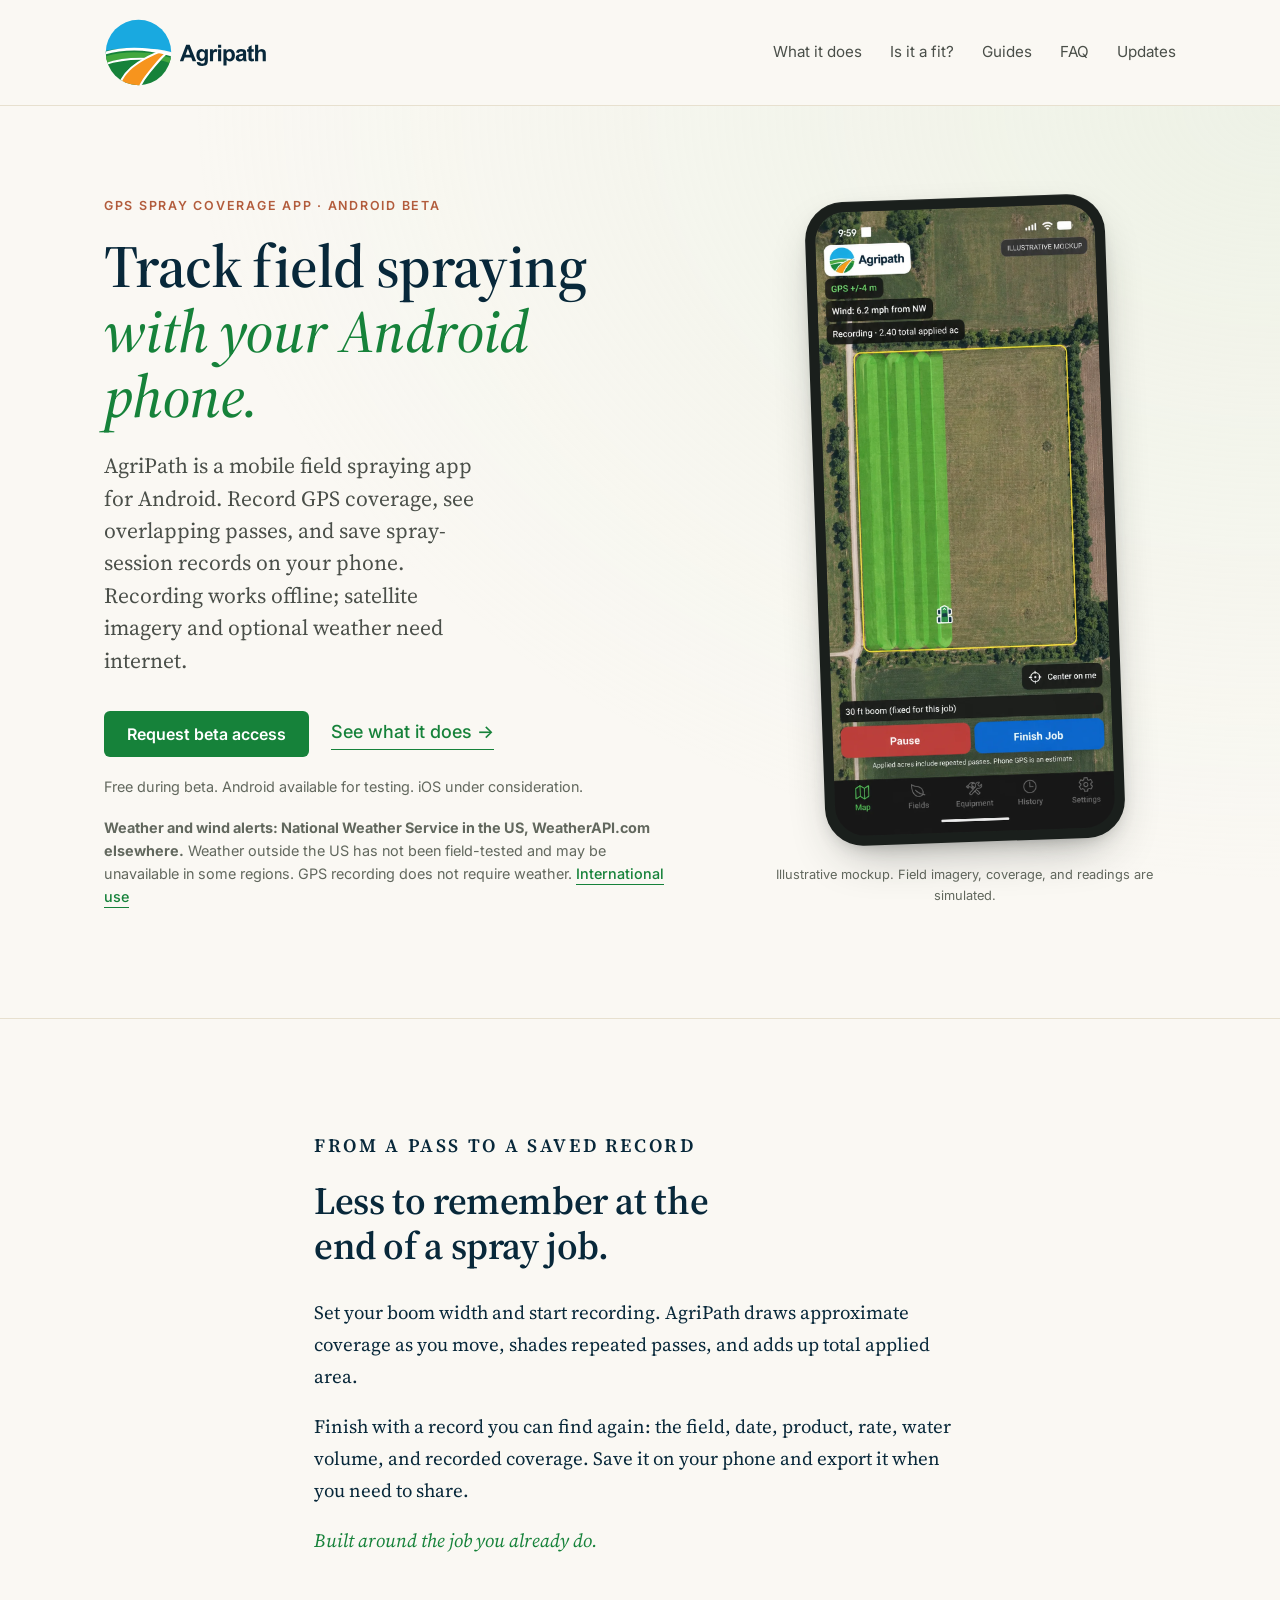
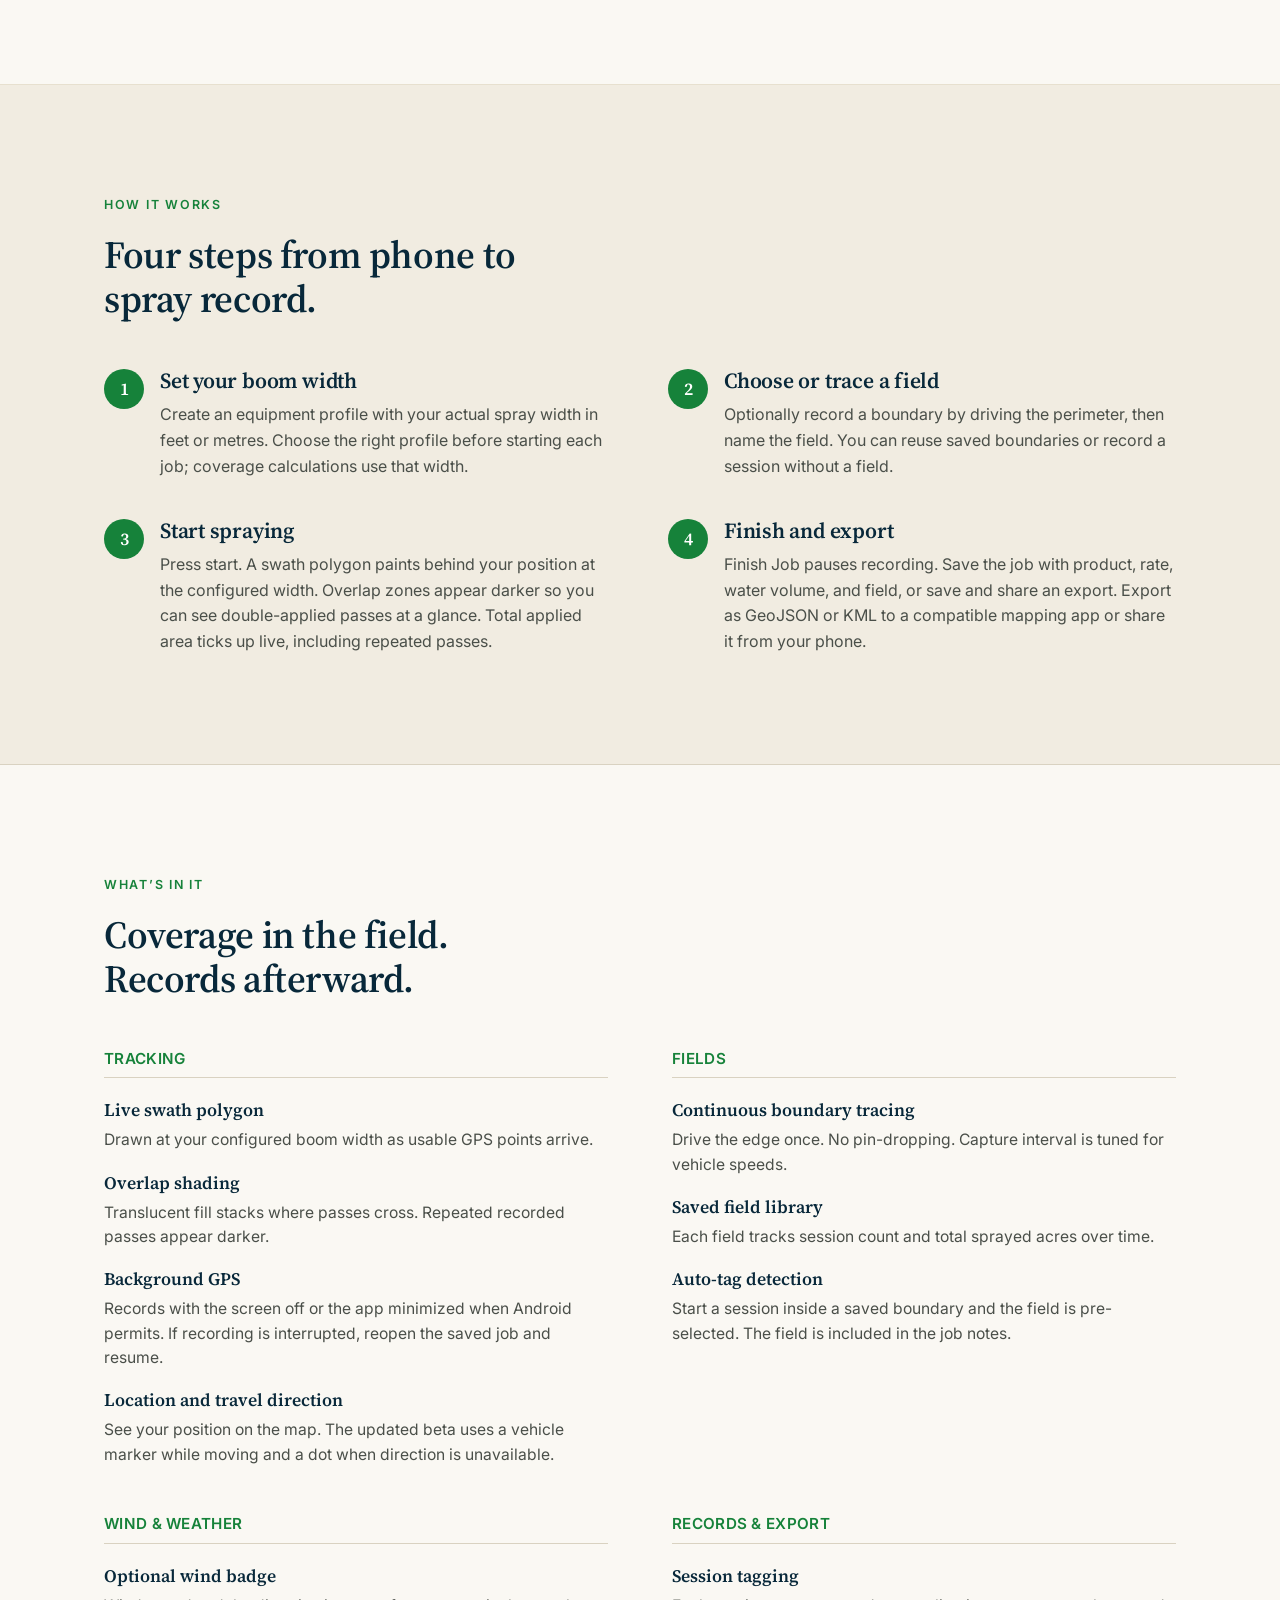
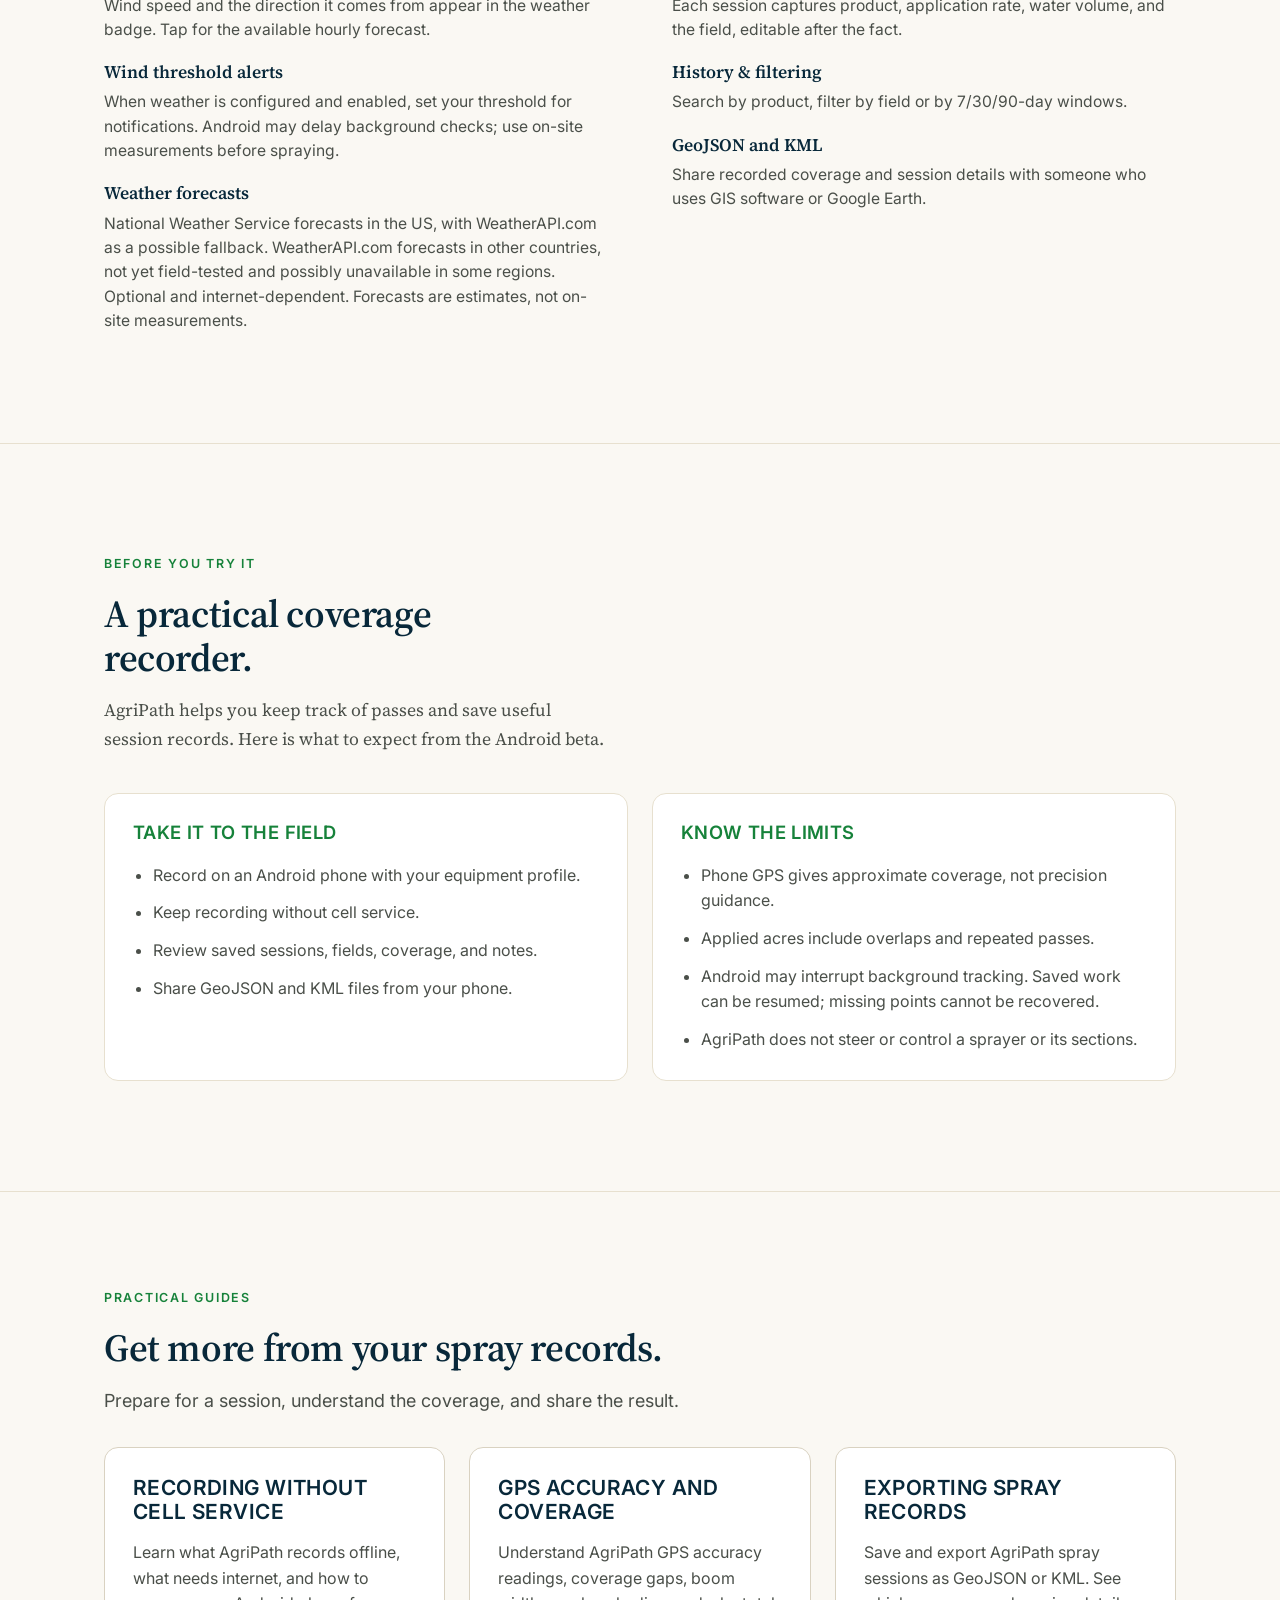
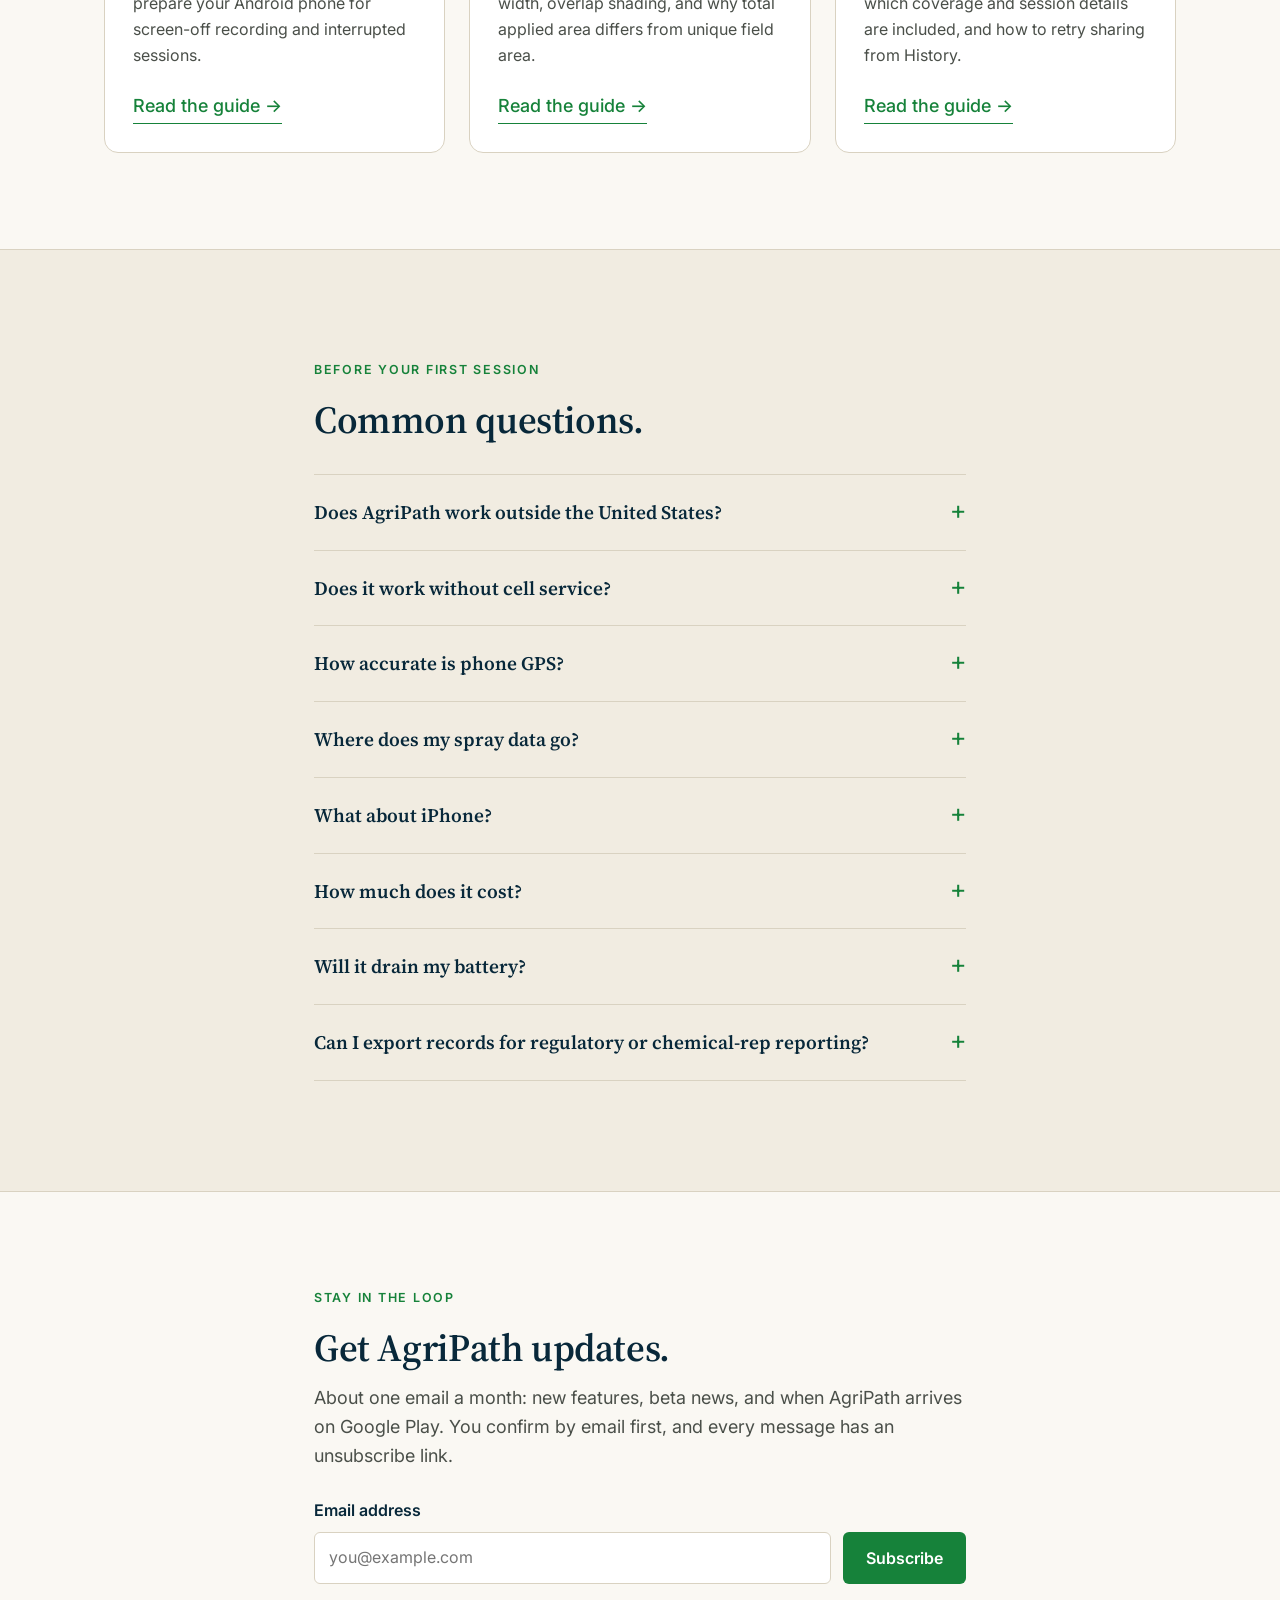
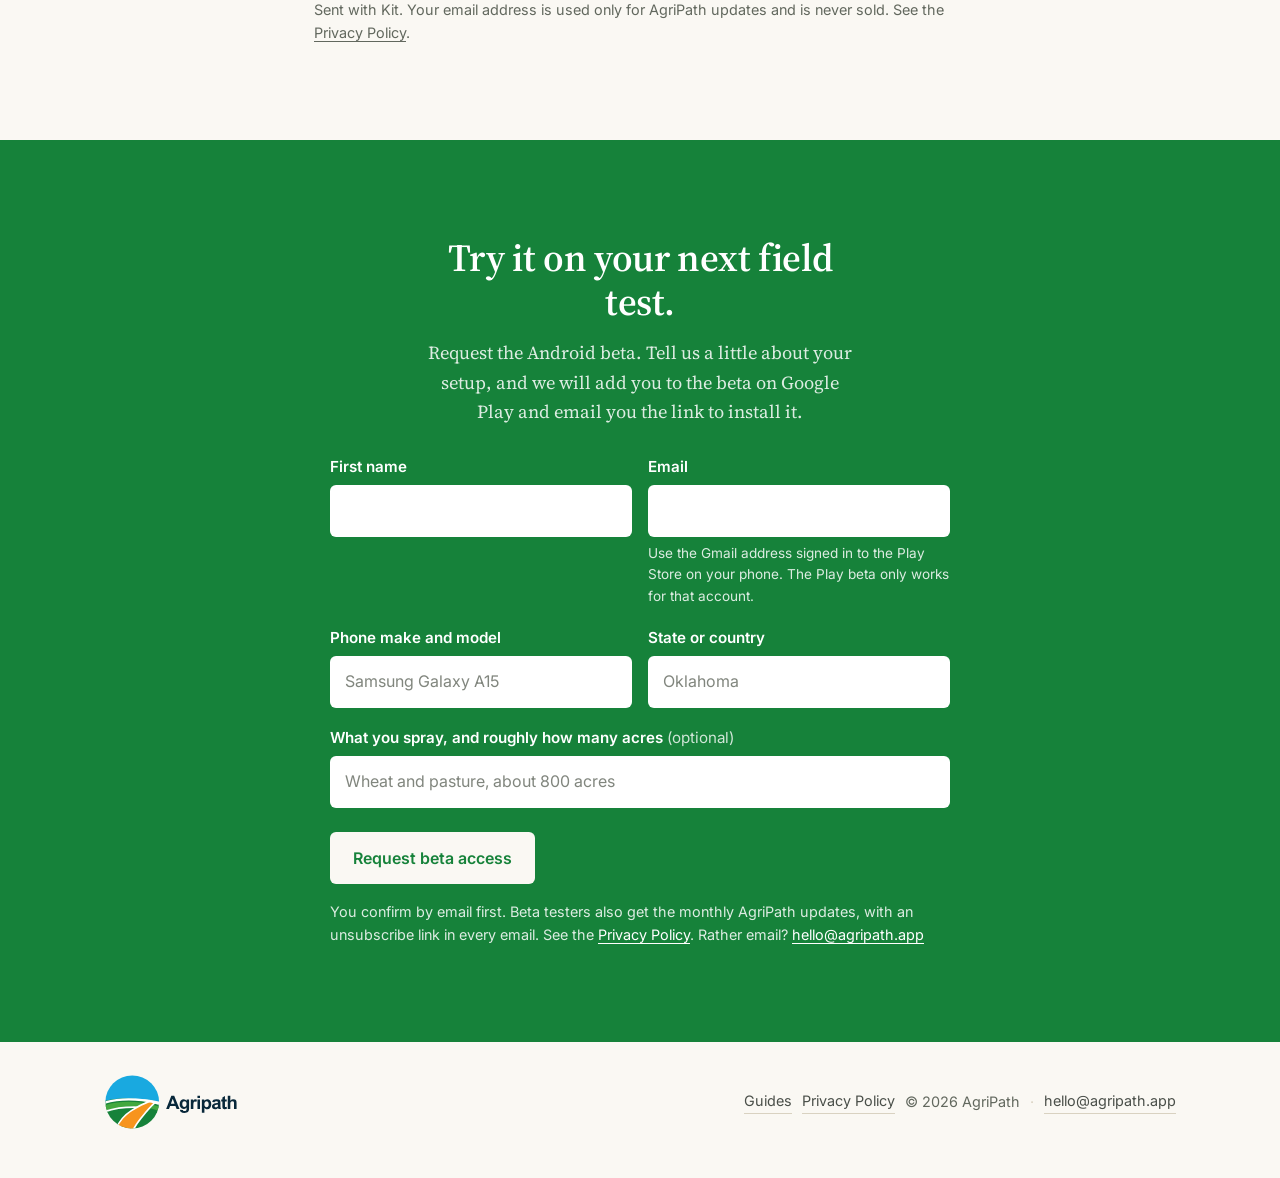
<file: index.html>
<!doctype html>
<html lang="en">
<head>
  <meta charset="utf-8" />
  <meta name="viewport" content="width=device-width, initial-scale=1" />

  <title>Field Spraying App for GPS Coverage | AgriPath</title>
  <meta name="description" content="Record field spraying on Android with GPS coverage, overlap shading, and local session records. Track offline and export GeoJSON or KML. Join the AgriPath beta." />
  <meta name="author" content="AgriPath" />
  <meta name="robots" content="index, follow" />
  <meta name="theme-color" content="#16823A" />

  <link rel="canonical" href="https://agripath.app/" />

  <!-- Icons -->
  <link rel="icon" type="image/png" href="favicon.png" />
  <link rel="icon" type="image/svg+xml" href="icon.svg" />
  <link rel="apple-touch-icon" href="apple-touch-icon.png" />

  <!-- Fonts -->
  <link rel="preconnect" href="https://fonts.googleapis.com" />
  <link rel="preconnect" href="https://fonts.gstatic.com" crossorigin />
  <link href="https://fonts.googleapis.com/css2?family=Source+Serif+4:opsz,wght@8..60,400;8..60,600;8..60,700&family=Inter:wght@400;500;600&display=swap" rel="stylesheet" />
  <link rel="stylesheet" href="style.css?v=20261105-2" />

  <!-- Open Graph -->
  <meta property="og:type" content="website" />
  <meta property="og:site_name" content="AgriPath" />
  <meta property="og:title" content="Field Spraying App for GPS Coverage | AgriPath" />
  <meta property="og:description" content="Record field spraying on Android with GPS coverage, overlap shading, and local session records. Track offline and export GeoJSON or KML. Join the AgriPath beta." />
  <meta property="og:url" content="https://agripath.app/" />
  <meta property="og:image" content="https://agripath.app/og.png" />
  <meta property="og:image:width" content="1200" />
  <meta property="og:image:height" content="630" />
  <meta property="og:image:alt" content="AgriPath logo. GPS spray coverage and useful records. Android beta." />
  <meta property="og:locale" content="en_US" />

  <!-- Twitter Card -->
  <meta name="twitter:card" content="summary_large_image" />
  <meta name="twitter:title" content="Field Spraying App for GPS Coverage | AgriPath" />
  <meta name="twitter:description" content="Record field spraying on Android with GPS coverage, overlap shading, and local session records. Track offline and export GeoJSON or KML. Join the AgriPath beta." />
  <meta name="twitter:image" content="https://agripath.app/og.png" />
  <meta name="twitter:image:alt" content="AgriPath logo. GPS spray coverage and useful records. Android beta." />

  <!-- Structured data: SoftwareApplication -->
  <script type="application/ld+json">
{
  "@context": "https://schema.org",
  "@type": "MobileApplication",
  "name": "AgriPath",
  "alternateName": "AgriPath GPS Spray Tracker",
  "description": "Record field spraying on Android with GPS coverage, overlap shading, and local session records. Track offline and export GeoJSON or KML. Join the AgriPath beta.",
  "applicationCategory": "BusinessApplication",
  "applicationSubCategory": "Agriculture",
  "operatingSystem": "Android",
  "url": "https://agripath.app/",
  "image": "https://agripath.app/icon.png",
  "inLanguage": "en-US",
  "featureList": [
    "Recoverable local spray jobs with pause and resume",
    "Visual overlap shading",
    "Total applied area including repeated passes",
    "Background GPS subject to Android restrictions",
    "Saved field boundaries",
    "GeoJSON and KML exports with spray notes",
    "Tracking-only map without satellite imagery"
  ],
  "author": {
    "@type": "Organization",
    "name": "AgriPath",
    "url": "https://agripath.app/",
    "email": "hello@agripath.app"
  }
}
</script>

  <!-- Structured data: FAQPage -->
  <script type="application/ld+json">
{
  "@context": "https://schema.org",
  "@type": "FAQPage",
  "mainEntity": [
    {
      "@type": "Question",
      "name": "Does AgriPath work outside the United States?",
      "acceptedAnswer": {
        "@type": "Answer",
        "text": "Core GPS recording, field boundaries, local records, and GeoJSON/KML exports have no US-only location restriction. They are expected to work outside the US, but international use has not been field-tested. Map imagery depends on the map provider's coverage. Weather forecasts and wind alerts use the National Weather Service in the US and WeatherAPI.com in other countries; weather outside the US has not been field-tested and may be unavailable in some regions. The current interface is English. Units follow your phone's region and can be changed in Settings: metric (metres, hectares, litres) or imperial (feet, acres, gallons), with wind in mph, km/h, or m/s."
      }
    },
    {
      "@type": "Question",
      "name": "Does it work without cell service?",
      "acceptedAnswer": {
        "@type": "Answer",
        "text": "GPS recording, swath rendering, total applied acreage, field boundaries and saved records work offline. Tracking-only map mode shows saved fields and coverage without satellite imagery. Satellite imagery and new weather forecasts require internet. Offline satellite downloads are not supported."
      }
    },
    {
      "@type": "Question",
      "name": "How accurate is phone GPS?",
      "acceptedAnswer": {
        "@type": "Answer",
        "text": "Phone GPS accuracy varies with the device and surroundings. AgriPath shows reported accuracy and excludes poor fixes and implausible jumps. It is an approximate recording tool, not precision guidance, auto-steer or section control. Total applied area includes overlaps and repeated passes, not just unique field area."
      }
    },
    {
      "@type": "Question",
      "name": "Where does my spray data go?",
      "acceptedAnswer": {
        "@type": "Answer",
        "text": "Spray records, field boundaries and equipment stay on your phone unless you export them. Optional weather sends rounded coordinates through the AgriPath weather gateway on Cloudflare to the National Weather Service for US locations or WeatherAPI.com for other countries. Google Maps also processes data under its privacy policy. Read the AgriPath Privacy Policy for details."
      }
    },
    {
      "@type": "Question",
      "name": "What about iPhone?",
      "acceptedAnswer": {
        "@type": "Answer",
        "text": "The current beta is Android only. We are focusing on Android reliability before deciding when to build the iPhone version. There is no iOS release date."
      }
    },
    {
      "@type": "Question",
      "name": "How much does it cost?",
      "acceptedAnswer": {
        "@type": "Answer",
        "text": "The Android beta is free to test. Final pricing and the public release date have not been announced. Existing records remain on your device."
      }
    },
    {
      "@type": "Question",
      "name": "Will it drain my battery?",
      "acceptedAnswer": {
        "@type": "Answer",
        "text": "GPS recording and an illuminated screen use battery. Battery life depends on your phone, settings, and session length. Plan a charging option for longer jobs. Screen-off recording is supported when Android permits background tracking."
      }
    },
    {
      "@type": "Question",
      "name": "Can I export records for regulatory or chemical-rep reporting?",
      "acceptedAnswer": {
        "@type": "Answer",
        "text": "Saved sessions export as GeoJSON or KML with coverage, product, rate, water volume, field, start date and total applied acreage. Exports remain available from History. Check the receiving organization's record requirements; a GPS log does not establish regulatory compliance."
      }
    }
  ]
}
</script>
</head>
<body>
<a class="skip-link" href="#main">Skip to content</a>

<header class="site-header">
  <div class="container header-row">
    <a class="wordmark" href="/">
      <img src="logo.svg" alt="AgriPath home" width="166" height="69" />
    </a>
    <nav class="site-nav" aria-label="Primary">
      <a href="#what-it-does">What it does</a>
      <a href="#fit">Is it a fit?</a>
      <a href="#guides">Guides</a>
      <a href="#faq">FAQ</a>
      <a href="#updates">Updates</a>
    </nav>
  </div>
</header>

<main id="main">

  <!-- HERO -->
  <section class="hero">
    <div class="container hero-grid">
      <div class="hero-copy">
        <p class="eyebrow">GPS spray coverage app &middot; Android beta</p>
        <h1>Track field spraying<br /><span class="hero-accent">with your Android phone.</span></h1>
        <p class="lede">AgriPath is a mobile field spraying app for Android. Record GPS coverage, see overlapping passes, and save spray-session records on your phone. Recording works offline; satellite imagery and optional weather need internet.</p>
        <div class="hero-actions">
          <a class="btn btn-primary" href="#beta">Request beta access</a>
          <a class="btn-link" href="#what-it-does">See what it does &rarr;</a>
        </div>
        <p class="hero-footnote">Free during beta. Android available for testing. iOS under consideration.</p>
        <p class="hero-footnote"><strong>Weather and wind alerts: National Weather Service in the US, WeatherAPI.com elsewhere.</strong> Weather outside the US has not been field-tested and may be unavailable in some regions. GPS recording does not require weather. <a class="btn-link" href="#faq">International use</a></p>
      </div>

      <figure class="hero-visual">
        <div class="phone">
          <div class="phone-screen">
            <img src="field-coverage-mockup-v1.webp" alt="Illustrative AgriPath mockup with green recorded coverage passes inside a field boundary, a vehicle marker, wind information, and recording controls. Field imagery and readings are simulated." class="phone-screenshot" width="840" height="1871" fetchpriority="high" />
          </div>
        </div>
        <figcaption>Illustrative mockup. Field imagery, coverage, and readings are simulated.</figcaption>
      </figure>
    </div>
  </section>

  <!-- PURPOSE -->
  <section class="problem">
    <div class="container narrow">
      <p class="section-kicker">From a pass to a saved record</p>
      <h2>Less to remember at the end of a spray job.</h2>
      <p>Set your boom width and start recording. AgriPath draws approximate coverage as you move, shades repeated passes, and adds up total applied area.</p>
      <p>Finish with a record you can find again: the field, date, product, rate, water volume, and recorded coverage. Save it on your phone and export it when you need to share.</p>
      <p>Built around the job you already do.</p>
    </div>
  </section>

  <!-- HOW IT WORKS -->
  <section class="how" id="how">
    <div class="container">
      <p class="section-kicker">How it works</p>
      <h2>Four steps from phone to spray record.</h2>
      <ol class="steps">
        <li>
          <span class="step-num">1</span>
          <h3>Set your boom width</h3>
          <p>Create an equipment profile with your actual spray width in feet or metres. Choose the right profile before starting each job; coverage calculations use that width.</p>
        </li>
        <li>
          <span class="step-num">2</span>
          <h3>Choose or trace a field</h3>
          <p>Optionally record a boundary by driving the perimeter, then name the field. You can reuse saved boundaries or record a session without a field.</p>
        </li>
        <li>
          <span class="step-num">3</span>
          <h3>Start spraying</h3>
          <p>Press start. A swath polygon paints behind your position at the configured width. Overlap zones appear darker so you can see double-applied passes at a glance. Total applied area ticks up live, including repeated passes.</p>
        </li>
        <li>
          <span class="step-num">4</span>
          <h3>Finish and export</h3>
          <p>Finish Job pauses recording. Save the job with product, rate, water volume, and field, or save and share an export. Export as GeoJSON or KML to a compatible mapping app or share it from your phone.</p>
        </li>
      </ol>
    </div>
  </section>

  <!-- WHAT IT DOES -->
  <section class="features" id="what-it-does">
    <div class="container">
      <p class="section-kicker">What&rsquo;s in it</p>
      <h2>Coverage in the field. Records afterward.</h2>

      <div class="feature-grid">

        <div class="feature-group">
          <h3>Tracking</h3>
          <dl>
            <dt>Live swath polygon</dt>
            <dd>Drawn at your configured boom width as usable GPS points arrive.</dd>
            <dt>Overlap shading</dt>
            <dd>Translucent fill stacks where passes cross. Repeated recorded passes appear darker.</dd>
            <dt>Background GPS</dt>
            <dd>Records with the screen off or the app minimized when Android permits. If recording is interrupted, reopen the saved job and resume.</dd>
            <dt>Location and travel direction</dt>
            <dd>See your position on the map. The updated beta uses a vehicle marker while moving and a dot when direction is unavailable.</dd>
          </dl>
        </div>

        <div class="feature-group">
          <h3>Fields</h3>
          <dl>
            <dt>Continuous boundary tracing</dt>
            <dd>Drive the edge once. No pin-dropping. Capture interval is tuned for vehicle speeds.</dd>
            <dt>Saved field library</dt>
            <dd>Each field tracks session count and total sprayed acres over time.</dd>
            <dt>Auto-tag detection</dt>
            <dd>Start a session inside a saved boundary and the field is pre-selected. The field is included in the job notes.</dd>
          </dl>
        </div>

        <div class="feature-group">
          <h3>Wind &amp; weather</h3>
          <dl>
            <dt>Optional wind badge</dt>
            <dd>Wind speed and the direction it comes from appear in the weather badge. Tap for the available hourly forecast.</dd>
            <dt>Wind threshold alerts</dt>
            <dd>When weather is configured and enabled, set your threshold for notifications. Android may delay background checks; use on-site measurements before spraying.</dd>
            <dt>Weather forecasts</dt>
            <dd>National Weather Service forecasts in the US, with WeatherAPI.com as a possible fallback. WeatherAPI.com forecasts in other countries, not yet field-tested and possibly unavailable in some regions. Optional and internet-dependent. Forecasts are estimates, not on-site measurements.</dd>
          </dl>
        </div>

        <div class="feature-group">
          <h3>Records &amp; export</h3>
          <dl>
            <dt>Session tagging</dt>
            <dd>Each session captures product, application rate, water volume, and the field, editable after the fact.</dd>
            <dt>History &amp; filtering</dt>
            <dd>Search by product, filter by field or by 7/30/90-day windows.</dd>
            <dt>GeoJSON and KML</dt>
            <dd>Share recorded coverage and session details with someone who uses GIS software or Google Earth.</dd>
          </dl>
        </div>

      </div>
    </div>
  </section>

  <!-- FIT -->
  <section class="comparison" id="fit">
    <div class="container">
      <p class="section-kicker">Before you try it</p>
      <h2>A practical coverage recorder.</h2>
      <p class="comparison-intro">AgriPath helps you keep track of passes and save useful session records. Here is what to expect from the Android beta.</p>
      <div class="fit-grid">
        <div class="fit-card">
          <h3>Take it to the field</h3>
          <ul>
            <li>Record on an Android phone with your equipment profile.</li>
            <li>Keep recording without cell service.</li>
            <li>Review saved sessions, fields, coverage, and notes.</li>
            <li>Share GeoJSON and KML files from your phone.</li>
          </ul>
        </div>
        <div class="fit-card">
          <h3>Know the limits</h3>
          <ul>
            <li>Phone GPS gives approximate coverage, not precision guidance.</li>
            <li>Applied acres include overlaps and repeated passes.</li>
            <li>Android may interrupt background tracking. Saved work can be resumed; missing points cannot be recovered.</li>
            <li>AgriPath does not steer or control a sprayer or its sections.</li>
          </ul>
        </div>
      </div>
    </div>
  </section>

  <section class="guides-section" id="guides"><div class="container">
    <p class="section-kicker">Practical guides</p><h2>Get more from your spray records.</h2>
    <p class="guides-intro">Prepare for a session, understand the coverage, and share the result.</p>
    <div class="guide-grid"><article class="guide-card"><h3><a href="offline-spray-tracking.html">Recording without cell service</a></h3><p>Learn what AgriPath records offline, what needs internet, and how to prepare your Android phone for screen-off recording and interrupted sessions.</p><a class="btn-link" href="offline-spray-tracking.html" aria-label="Read recording without cell service">Read the guide &rarr;</a></article>
<article class="guide-card"><h3><a href="phone-gps-spray-coverage.html">GPS accuracy and coverage</a></h3><p>Understand AgriPath GPS accuracy readings, coverage gaps, boom width, overlap shading, and why total applied area differs from unique field area.</p><a class="btn-link" href="phone-gps-spray-coverage.html" aria-label="Read gps accuracy and coverage">Read the guide &rarr;</a></article>
<article class="guide-card"><h3><a href="export-spray-records.html">Exporting spray records</a></h3><p>Save and export AgriPath spray sessions as GeoJSON or KML. See which coverage and session details are included, and how to retry sharing from History.</p><a class="btn-link" href="export-spray-records.html" aria-label="Read exporting spray records">Read the guide &rarr;</a></article></div>
  </div></section>

  <!-- FAQ -->
  <section class="faq" id="faq">
    <div class="container narrow">
      <p class="section-kicker">Before your first session</p>
      <h2>Common questions.</h2>

      <details>
        <summary>Does AgriPath work outside the United States?</summary>
        <p>Core GPS recording, field boundaries, local records, and GeoJSON/KML exports have no US-only location restriction. They are expected to work outside the US, but international use has not been field-tested. Map imagery depends on the map provider's coverage. Weather forecasts and wind alerts use the National Weather Service in the US and WeatherAPI.com in other countries; weather outside the US has not been field-tested and may be unavailable in some regions. The current interface is English. Units follow your phone's region and can be changed in Settings: metric (metres, hectares, litres) or imperial (feet, acres, gallons), with wind in mph, km/h, or m/s.</p>
      </details>

      <details>
        <summary>Does it work without cell service?</summary>
        <p>GPS recording, swath rendering, total applied acreage, field boundaries and saved records work offline. Tracking-only map mode shows saved fields and coverage without satellite imagery. Satellite imagery and new weather forecasts require internet. Offline satellite downloads are not supported.</p>
      </details>

      <details>
        <summary>How accurate is phone GPS?</summary>
        <p>Phone GPS accuracy varies with the device and surroundings. AgriPath shows reported accuracy and excludes poor fixes and implausible jumps. It is an approximate recording tool, not precision guidance, auto-steer or section control. Total applied area includes overlaps and repeated passes, not just unique field area.</p>
      </details>

      <details>
        <summary>Where does my spray data go?</summary>
        <p>Spray records, field boundaries and equipment stay on your phone unless you export them. Optional weather sends rounded coordinates through the AgriPath weather gateway on Cloudflare to the National Weather Service for US locations or WeatherAPI.com for other countries. Google Maps also processes data under its privacy policy. Read the AgriPath Privacy Policy for details.</p>
      </details>

      <details>
        <summary>What about iPhone?</summary>
        <p>The current beta is Android only. We are focusing on Android reliability before deciding when to build the iPhone version. There is no iOS release date.</p>
      </details>

      <details>
        <summary>How much does it cost?</summary>
        <p>The Android beta is free to test. Final pricing and the public release date have not been announced. Existing records remain on your device.</p>
      </details>

      <details>
        <summary>Will it drain my battery?</summary>
        <p>GPS recording and an illuminated screen use battery. Battery life depends on your phone, settings, and session length. Plan a charging option for longer jobs. Screen-off recording is supported when Android permits background tracking.</p>
      </details>

      <details>
        <summary>Can I export records for regulatory or chemical-rep reporting?</summary>
        <p>Saved sessions export as GeoJSON or KML with coverage, product, rate, water volume, field, start date and total applied acreage. Exports remain available from History. Check the receiving organization's record requirements; a GPS log does not establish regulatory compliance.</p>
      </details>

    </div>
  </section>

  <!-- NEWSLETTER -->
  <section class="newsletter" id="updates">
    <div class="container narrow">
      <p class="section-kicker">Stay in the loop</p>
      <h2>Get AgriPath updates.</h2>
      <p>About one email a month: new features, beta news, and when AgriPath arrives on Google Play. You confirm by email first, and every message has an unsubscribe link.</p>
      <form class="signup" action="https://app.kit.com/forms/10149738/subscriptions" method="post">
        <label for="signup-email">Email address</label>
        <div class="signup-row">
          <input id="signup-email" name="email_address" type="email" autocomplete="email" required placeholder="you@example.com" />
          <button class="btn btn-primary" type="submit">Subscribe</button>
        </div>
      </form>
      <p class="signup-note">Sent with Kit. Your email address is used only for AgriPath updates and is never sold. See the <a href="privacy.html#newsletter">Privacy Policy</a>.</p>
    </div>
  </section>

  <!-- CTA STRIP -->
  <section class="cta-strip" id="beta">
    <div class="container narrow center">
      <h2>Try it on your next field test.</h2>
      <p>Request the Android beta. Tell us a little about your setup, and we will add you to the beta on Google Play and email you the link to install it.</p>
      <form class="beta-form" action="https://app.kit.com/forms/10149999/subscriptions" method="post">
        <div class="beta-grid">
          <div class="beta-field">
            <label for="beta-name">First name</label>
            <input id="beta-name" name="fields[first_name]" type="text" autocomplete="given-name" required />
          </div>
          <div class="beta-field">
            <label for="beta-email">Email</label>
            <input id="beta-email" name="email_address" type="email" autocomplete="email" required />
            <span class="beta-hint">Use the Gmail address signed in to the Play Store on your phone. The Play beta only works for that account.</span>
          </div>
          <div class="beta-field">
            <label for="beta-phone">Phone make and model</label>
            <input id="beta-phone" name="fields[phone_make_and_model]" type="text" required placeholder="Samsung Galaxy A15" />
          </div>
          <div class="beta-field">
            <label for="beta-location">State or country</label>
            <input id="beta-location" name="fields[location]" type="text" placeholder="Oklahoma" />
          </div>
          <div class="beta-field beta-wide">
            <label for="beta-spray">What you spray, and roughly how many acres <span class="beta-optional">(optional)</span></label>
            <input id="beta-spray" name="fields[what_you_spray_and_acres]" type="text" placeholder="Wheat and pasture, about 800 acres" />
          </div>
        </div>
        <button class="btn btn-primary" type="submit">Request beta access</button>
        <p class="beta-note">You confirm by email first. Beta testers also get the monthly AgriPath updates, with an unsubscribe link in every email. See the <a href="privacy.html#newsletter">Privacy Policy</a>. Rather email? <a href="mailto:hello@agripath.app?subject=AgriPath%20beta%20access">hello@agripath.app</a></p>
      </form>
    </div>
  </section>

</main>

<footer class="site-footer">
  <div class="container footer-row">
    <div class="footer-brand">
      <img src="logo.svg" alt="AgriPath" width="136" height="56" />
    </div>
    <div class="footer-meta">
      <a href="#guides">Guides</a>
      <a href="privacy.html">Privacy Policy</a>
      <span>&copy; <span id="year">2026</span> AgriPath</span>
      <span class="dot">&middot;</span>
      <a href="mailto:hello@agripath.app">hello@agripath.app</a>
    </div>
  </div>
</footer>

</body>
</html>
</file>
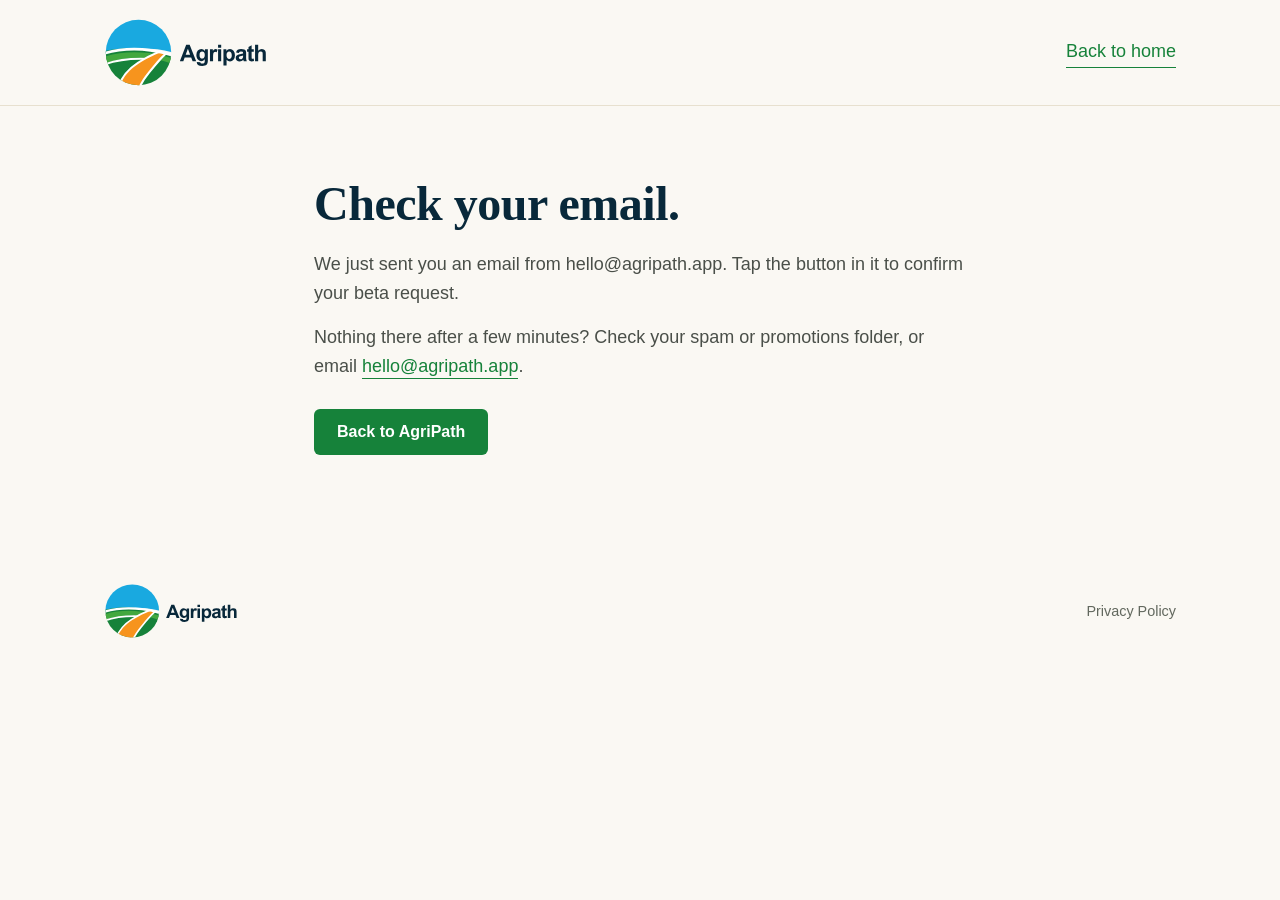
<file: beta-check.html>
<!doctype html>
<html lang="en"><head>
  <meta charset="utf-8" />
  <meta name="viewport" content="width=device-width,initial-scale=1" />
  <title>Check your email | AgriPath</title>
  <meta name="robots" content="noindex" />
  <link rel="icon" type="image/png" href="favicon.png" />
  <link rel="icon" type="image/svg+xml" href="icon.svg" />
  <link rel="stylesheet" href="style.css?v=20261105-2" />
</head><body>
<a class="skip-link" href="#main">Skip to content</a>
<header class="site-header"><div class="container header-row">
  <a class="wordmark" href="/"><img src="logo.svg" alt="AgriPath home" width="166" height="69" /></a>
  <a class="btn-link" href="/">Back to home</a>
</div></header>
<main id="main" class="container narrow notice">
<h1>Check your email.</h1>
<p>We just sent you an email from hello@agripath.app. Tap the button in it to confirm your beta request.</p>
<p>Nothing there after a few minutes? Check your spam or promotions folder, or email <a class="btn-link" href="mailto:hello@agripath.app">hello@agripath.app</a>.</p>
<a class="btn btn-primary" href="/">Back to AgriPath</a>
</main>
<footer class="site-footer"><div class="container footer-row"><div class="footer-brand"><img src="logo.svg" alt="AgriPath" width="136" height="56" /></div><a href="privacy.html">Privacy Policy</a></div></footer>
</body></html>
</file>
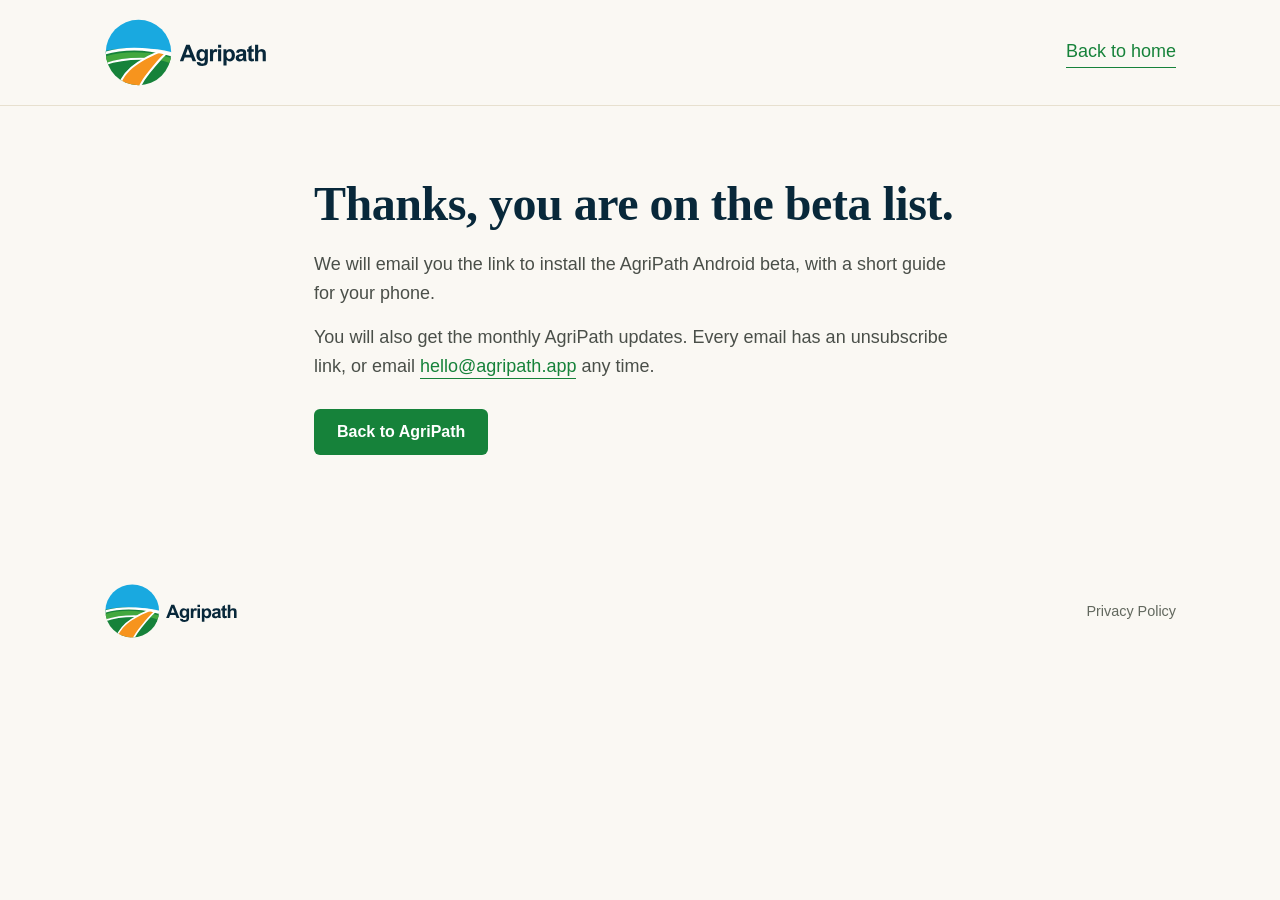
<file: beta-confirmed.html>
<!doctype html>
<html lang="en"><head>
  <meta charset="utf-8" />
  <meta name="viewport" content="width=device-width,initial-scale=1" />
  <title>Beta request received | AgriPath</title>
  <meta name="robots" content="noindex" />
  <link rel="icon" type="image/png" href="favicon.png" />
  <link rel="icon" type="image/svg+xml" href="icon.svg" />
  <link rel="stylesheet" href="style.css?v=20261105-2" />
</head><body>
<a class="skip-link" href="#main">Skip to content</a>
<header class="site-header"><div class="container header-row">
  <a class="wordmark" href="/"><img src="logo.svg" alt="AgriPath home" width="166" height="69" /></a>
  <a class="btn-link" href="/">Back to home</a>
</div></header>
<main id="main" class="container narrow notice">
<h1>Thanks, you are on the beta list.</h1>
<p>We will email you the link to install the AgriPath Android beta, with a short guide for your phone.</p>
<p>You will also get the monthly AgriPath updates. Every email has an unsubscribe link, or email <a class="btn-link" href="mailto:hello@agripath.app">hello@agripath.app</a> any time.</p>
<a class="btn btn-primary" href="/">Back to AgriPath</a>
</main>
<footer class="site-footer"><div class="container footer-row"><div class="footer-brand"><img src="logo.svg" alt="AgriPath" width="136" height="56" /></div><a href="privacy.html">Privacy Policy</a></div></footer>
</body></html>
</file>
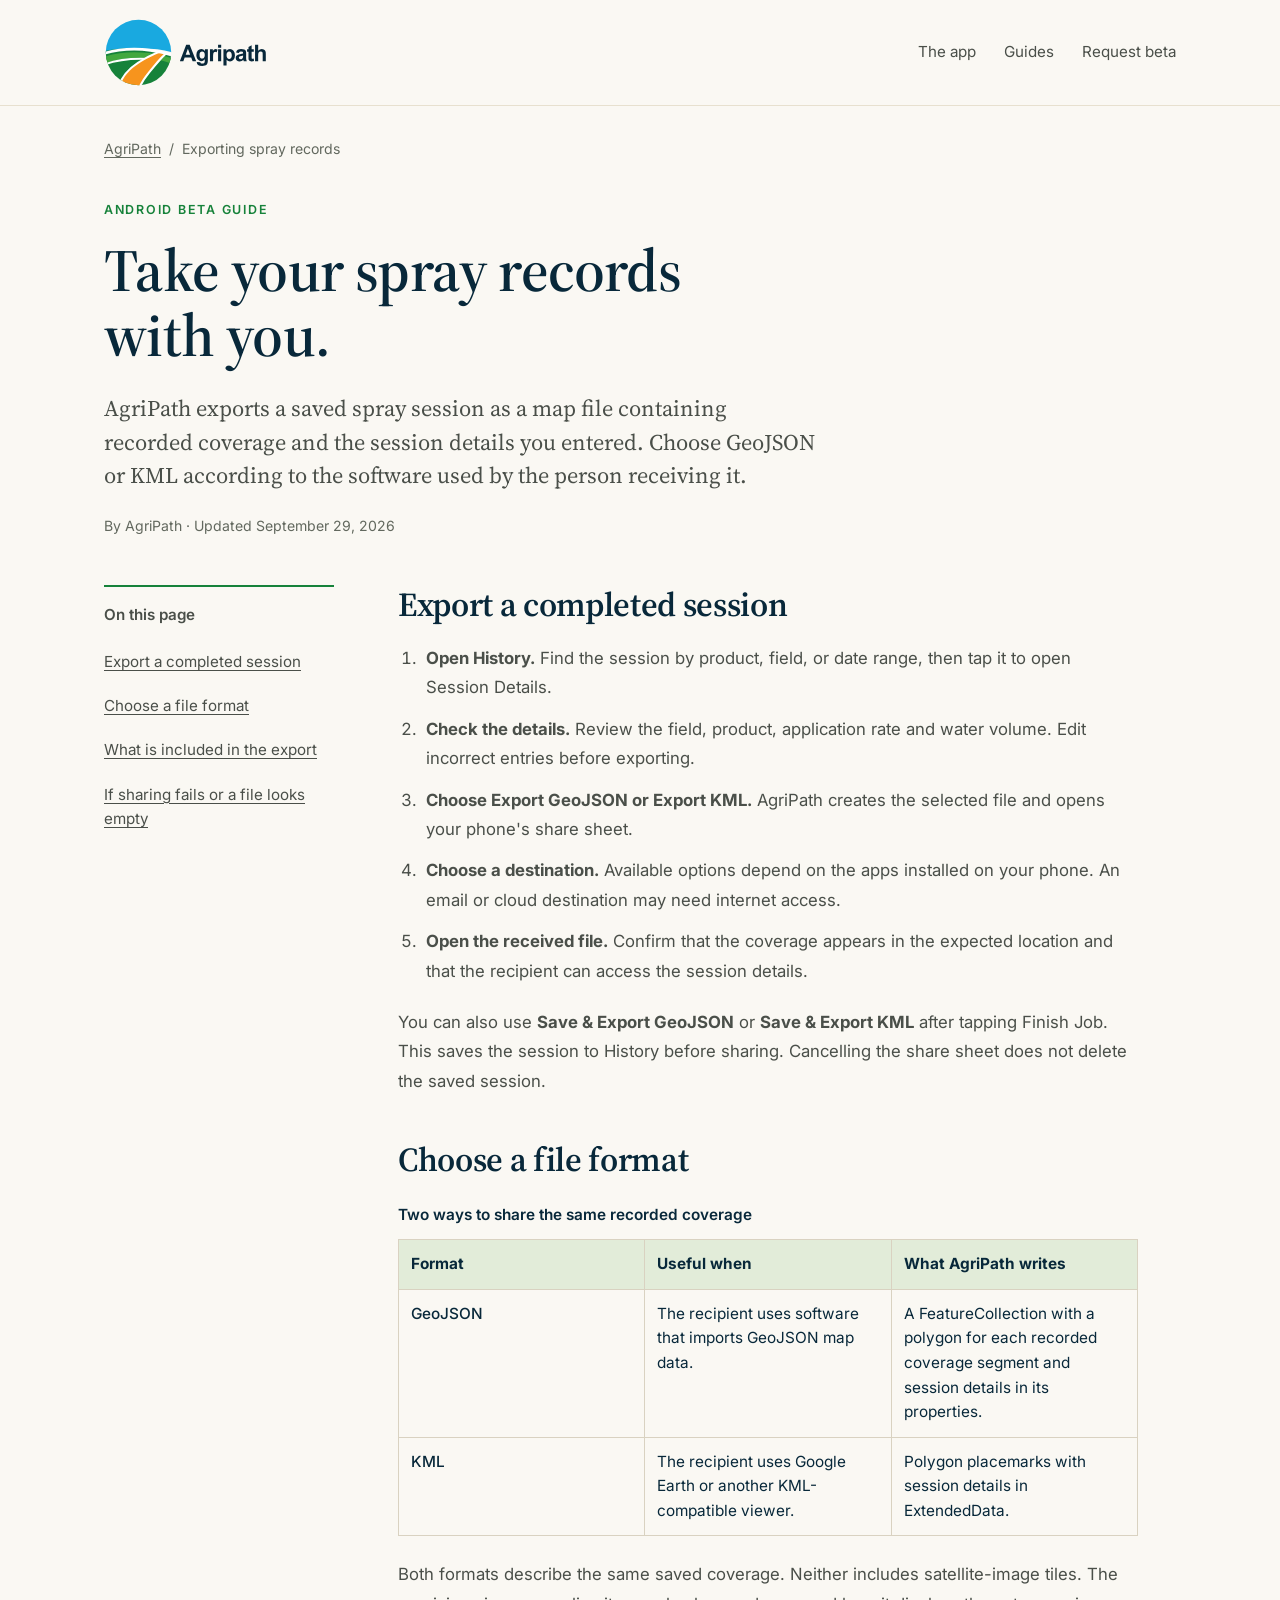
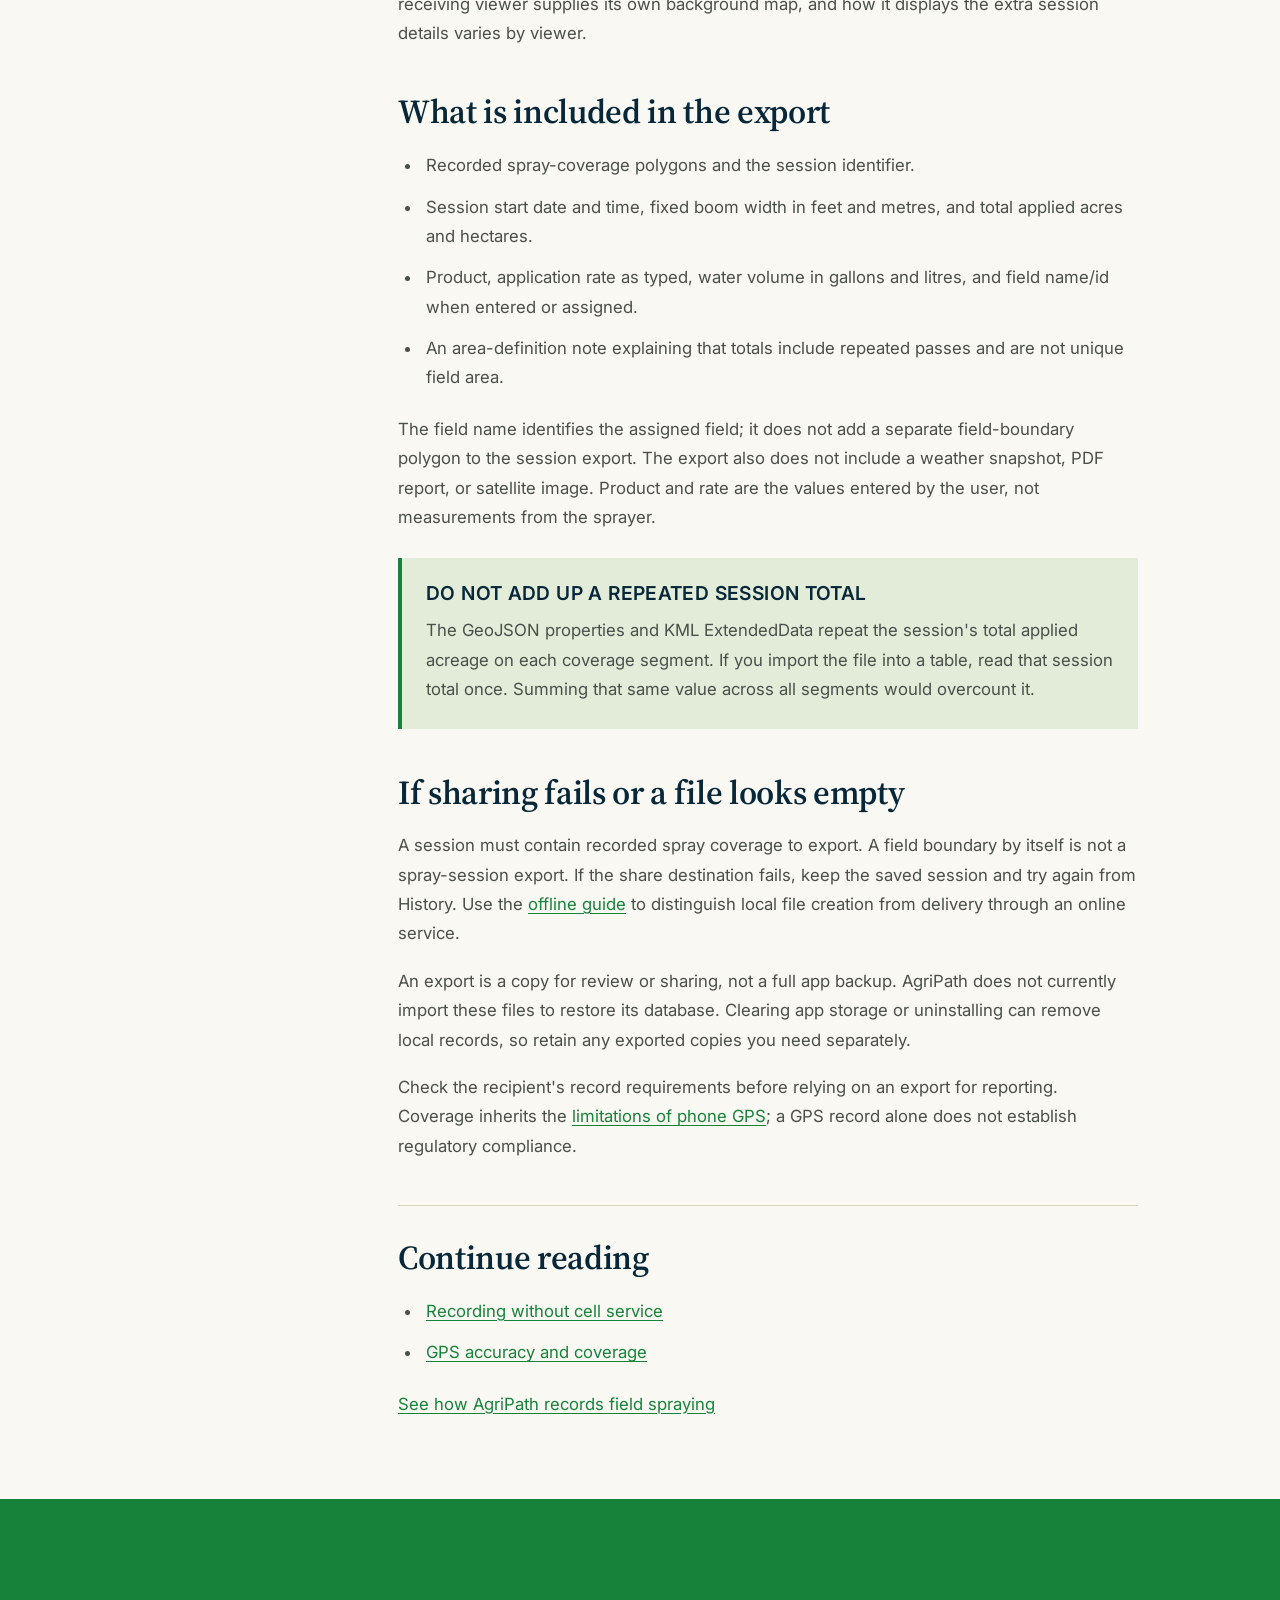
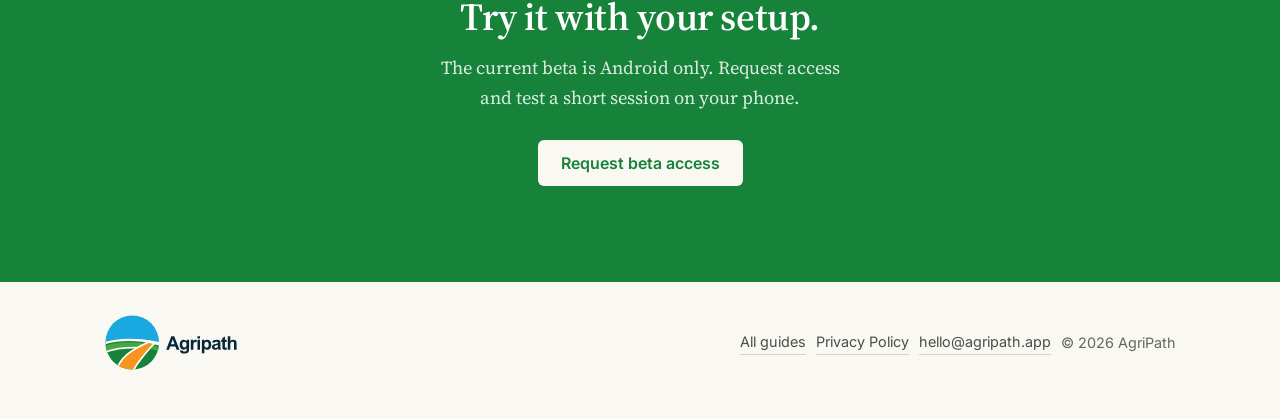
<file: export-spray-records.html>
<!doctype html>
<html lang="en"><head>
<meta charset="utf-8" /><meta name="viewport" content="width=device-width, initial-scale=1" />
<title>Export Spray Records as GeoJSON or KML | AgriPath</title><meta name="description" content="Save and export AgriPath spray sessions as GeoJSON or KML. See which coverage and session details are included, and how to retry sharing from History." />
<meta name="robots" content="index, follow" /><link rel="canonical" href="https://agripath.app/export-spray-records.html" />
  <!-- Icons -->
  <link rel="icon" type="image/png" href="favicon.png" />
  <link rel="icon" type="image/svg+xml" href="icon.svg" />
  <link rel="apple-touch-icon" href="apple-touch-icon.png" />

  <!-- Fonts -->
  <link rel="preconnect" href="https://fonts.googleapis.com" />
  <link rel="preconnect" href="https://fonts.gstatic.com" crossorigin />
  <link href="https://fonts.googleapis.com/css2?family=Source+Serif+4:opsz,wght@8..60,400;8..60,600;8..60,700&family=Inter:wght@400;500;600&display=swap" rel="stylesheet" />
  <link rel="stylesheet" href="style.css?v=20261105-2" />


<meta property="og:type" content="website" /><meta property="og:site_name" content="AgriPath" />
<meta property="og:title" content="Export Spray Records as GeoJSON or KML | AgriPath" /><meta property="og:description" content="Save and export AgriPath spray sessions as GeoJSON or KML. See which coverage and session details are included, and how to retry sharing from History." />
<meta property="og:url" content="https://agripath.app/export-spray-records.html" /><meta property="og:image" content="https://agripath.app/og.png" />
<meta property="og:image:alt" content="AgriPath logo. GPS spray coverage and useful records. Android beta." />
<meta name="twitter:card" content="summary_large_image" /><meta name="twitter:title" content="Export Spray Records as GeoJSON or KML | AgriPath" />
<meta name="twitter:description" content="Save and export AgriPath spray sessions as GeoJSON or KML. See which coverage and session details are included, and how to retry sharing from History." /><meta name="twitter:image" content="https://agripath.app/og.png" />
<script type="application/ld+json">{"@context":"https://schema.org","@type":"WebPage","name":"Export Spray Records as GeoJSON or KML | AgriPath","description":"Save and export AgriPath spray sessions as GeoJSON or KML. See which coverage and session details are included, and how to retry sharing from History.","url":"https://agripath.app/export-spray-records.html","inLanguage":"en","dateModified":"2026-09-29","isPartOf":{"@type":"WebSite","name":"AgriPath","url":"https://agripath.app/"}}</script>
<script type="application/ld+json">{"@context":"https://schema.org","@type":"BreadcrumbList","itemListElement":[{"@type":"ListItem","position":1,"name":"AgriPath","item":"https://agripath.app/"},{"@type":"ListItem","position":2,"name":"Exporting spray records","item":"https://agripath.app/export-spray-records.html"}]}</script>
</head><body>
<a class="skip-link" href="#main">Skip to content</a>
<header class="site-header"><div class="container header-row">
<a class="wordmark" href="/"><img src="logo.svg" alt="AgriPath home" width="166" height="69" /></a>
<nav class="site-nav" aria-label="Primary"><a href="/#what-it-does">The app</a><a href="/#guides">Guides</a><a href="/#beta">Request beta</a></nav>
</div></header>
<main id="main">
<div class="guide-heading container">
<nav class="breadcrumbs" aria-label="Breadcrumb"><a href="/">AgriPath</a><span aria-hidden="true">/</span><span>Exporting spray records</span></nav>
<p class="section-kicker">Android beta guide</p><h1>Take your spray records with you.</h1>
<p class="guide-lead">AgriPath exports a saved spray session as a map file containing recorded coverage and the session details you entered. Choose GeoJSON or KML according to the software used by the person receiving it.</p><p class="guide-updated">By AgriPath &middot; Updated <time datetime="2026-09-29">September 29, 2026</time></p>
</div>
<div class="container guide-layout">
<nav class="guide-toc" aria-label="On this page"><p>On this page</p><ol><li><a href="#steps">Export a completed session</a></li><li><a href="#formats">Choose a file format</a></li><li><a href="#contents">What is included in the export</a></li><li><a href="#retry">If sharing fails or a file looks empty</a></li></ol></nav>
<article class="guide-body" aria-label="Exporting spray records"><section id="steps"><h2>Export a completed session</h2><ol><li><strong>Open History.</strong> Find the session by product, field, or date range, then tap it to open Session Details.</li><li><strong>Check the details.</strong> Review the field, product, application rate and water volume. Edit incorrect entries before exporting.</li><li><strong>Choose Export GeoJSON or Export KML.</strong> AgriPath creates the selected file and opens your phone's share sheet.</li><li><strong>Choose a destination.</strong> Available options depend on the apps installed on your phone. An email or cloud destination may need internet access.</li><li><strong>Open the received file.</strong> Confirm that the coverage appears in the expected location and that the recipient can access the session details.</li></ol>
<p>You can also use <strong>Save &amp; Export GeoJSON</strong> or <strong>Save &amp; Export KML</strong> after tapping Finish Job. This saves the session to History before sharing. Cancelling the share sheet does not delete the saved session.</p></section>
<section id="formats"><h2>Choose a file format</h2><div class="guide-table-wrap"><table><caption>Two ways to share the same recorded coverage</caption><thead><tr><th scope="col">Format</th><th scope="col">Useful when</th><th scope="col">What AgriPath writes</th></tr></thead><tbody>
<tr><th scope="row">GeoJSON</th><td>The recipient uses software that imports GeoJSON map data.</td><td>A FeatureCollection with a polygon for each recorded coverage segment and session details in its properties.</td></tr>
<tr><th scope="row">KML</th><td>The recipient uses Google Earth or another KML-compatible viewer.</td><td>Polygon placemarks with session details in ExtendedData.</td></tr>
</tbody></table></div>
<p>Both formats describe the same saved coverage. Neither includes satellite-image tiles. The receiving viewer supplies its own background map, and how it displays the extra session details varies by viewer.</p></section>
<section id="contents"><h2>What is included in the export</h2><ul><li>Recorded spray-coverage polygons and the session identifier.</li><li>Session start date and time, fixed boom width in feet and metres, and total applied acres and hectares.</li><li>Product, application rate as typed, water volume in gallons and litres, and field name/id when entered or assigned.</li><li>An area-definition note explaining that totals include repeated passes and are not unique field area.</li></ul>
<p>The field name identifies the assigned field; it does not add a separate field-boundary polygon to the session export. The export also does not include a weather snapshot, PDF report, or satellite image. Product and rate are the values entered by the user, not measurements from the sprayer.</p>
<aside class="guide-callout"><h3>Do not add up a repeated session total</h3><p>The GeoJSON properties and KML ExtendedData repeat the session's total applied acreage on each coverage segment. If you import the file into a table, read that session total once. Summing that same value across all segments would overcount it.</p></aside></section>
<section id="retry"><h2>If sharing fails or a file looks empty</h2><p>A session must contain recorded spray coverage to export. A field boundary by itself is not a spray-session export. If the share destination fails, keep the saved session and try again from History. Use the <a href="offline-spray-tracking.html">offline guide</a> to distinguish local file creation from delivery through an online service.</p>
<p>An export is a copy for review or sharing, not a full app backup. AgriPath does not currently import these files to restore its database. Clearing app storage or uninstalling can remove local records, so retain any exported copies you need separately.</p>
<p>Check the recipient's record requirements before relying on an export for reporting. Coverage inherits the <a href="phone-gps-spray-coverage.html">limitations of phone GPS</a>; a GPS record alone does not establish regulatory compliance.</p></section>
<div class="guide-next"><h2>Continue reading</h2><ul><li><a href="offline-spray-tracking.html">Recording without cell service</a></li><li><a href="phone-gps-spray-coverage.html">GPS accuracy and coverage</a></li></ul><p><a href="/">See how AgriPath records field spraying</a></p></div>
</article></div>
<section class="cta-strip"><div class="container narrow center"><h2>Try it with your setup.</h2><p>The current beta is Android only. Request access and test a short session on your phone.</p><a class="btn btn-primary" href="/#beta">Request beta access</a></div></section>
</main>
<footer class="site-footer"><div class="container footer-row"><div class="footer-brand"><img src="logo.svg" alt="AgriPath" width="136" height="56" /></div><div class="footer-meta"><a href="/#guides">All guides</a><a href="privacy.html">Privacy Policy</a><a href="mailto:hello@agripath.app">hello@agripath.app</a><span>&copy; 2026 AgriPath</span></div></div></footer>
</body></html>
</file>
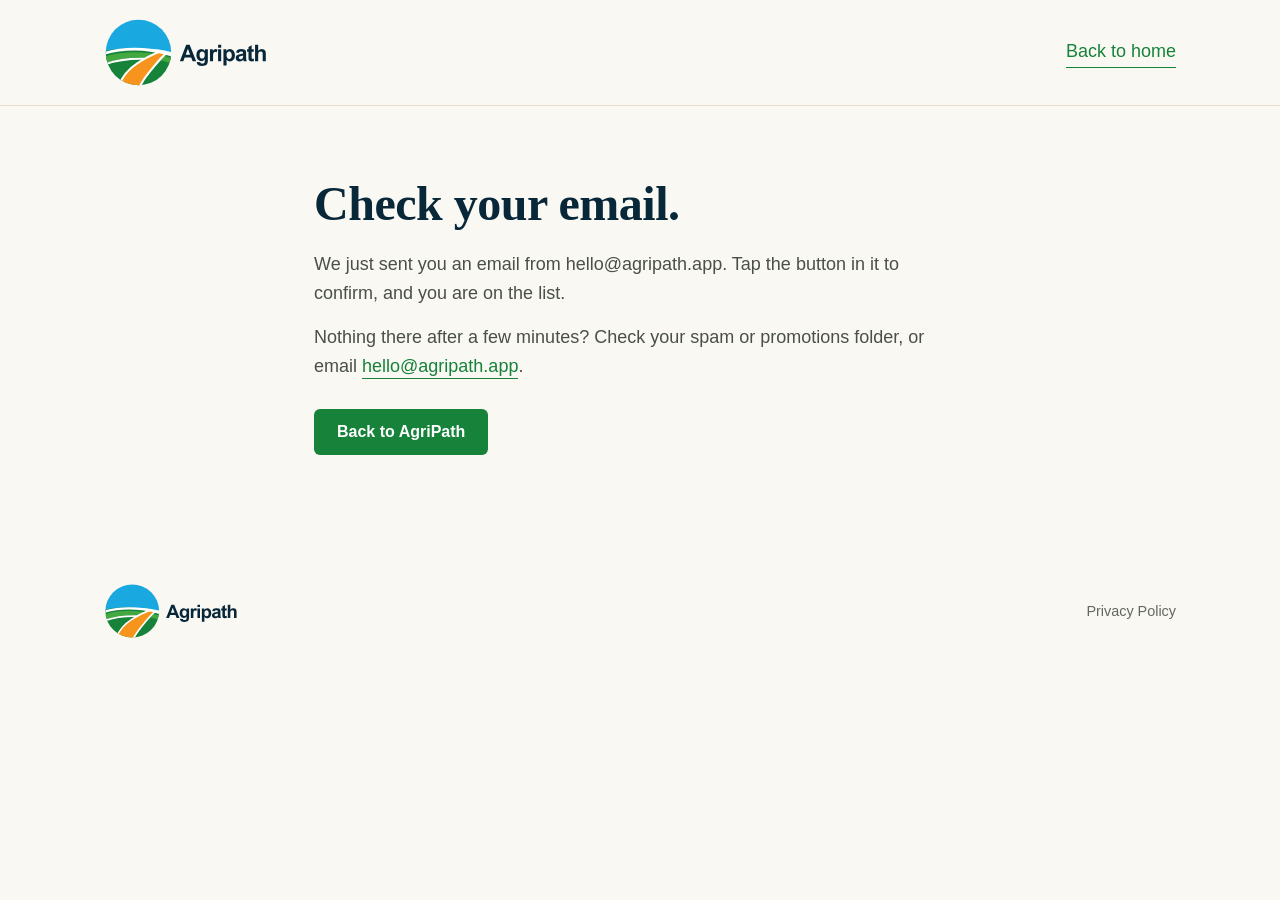
<file: newsletter-check.html>
<!doctype html>
<html lang="en"><head>
  <meta charset="utf-8" />
  <meta name="viewport" content="width=device-width,initial-scale=1" />
  <title>Check your email | AgriPath</title>
  <meta name="robots" content="noindex" />
  <link rel="icon" type="image/png" href="favicon.png" />
  <link rel="icon" type="image/svg+xml" href="icon.svg" />
  <link rel="stylesheet" href="style.css?v=20261105-2" />
</head><body>
<a class="skip-link" href="#main">Skip to content</a>
<header class="site-header"><div class="container header-row">
  <a class="wordmark" href="/"><img src="logo.svg" alt="AgriPath home" width="166" height="69" /></a>
  <a class="btn-link" href="/">Back to home</a>
</div></header>
<main id="main" class="container narrow notice">
<h1>Check your email.</h1>
<p>We just sent you an email from hello@agripath.app. Tap the button in it to confirm, and you are on the list.</p>
<p>Nothing there after a few minutes? Check your spam or promotions folder, or email <a class="btn-link" href="mailto:hello@agripath.app">hello@agripath.app</a>.</p>
<a class="btn btn-primary" href="/">Back to AgriPath</a>
</main>
<footer class="site-footer"><div class="container footer-row"><div class="footer-brand"><img src="logo.svg" alt="AgriPath" width="136" height="56" /></div><a href="privacy.html">Privacy Policy</a></div></footer>
</body></html>
</file>
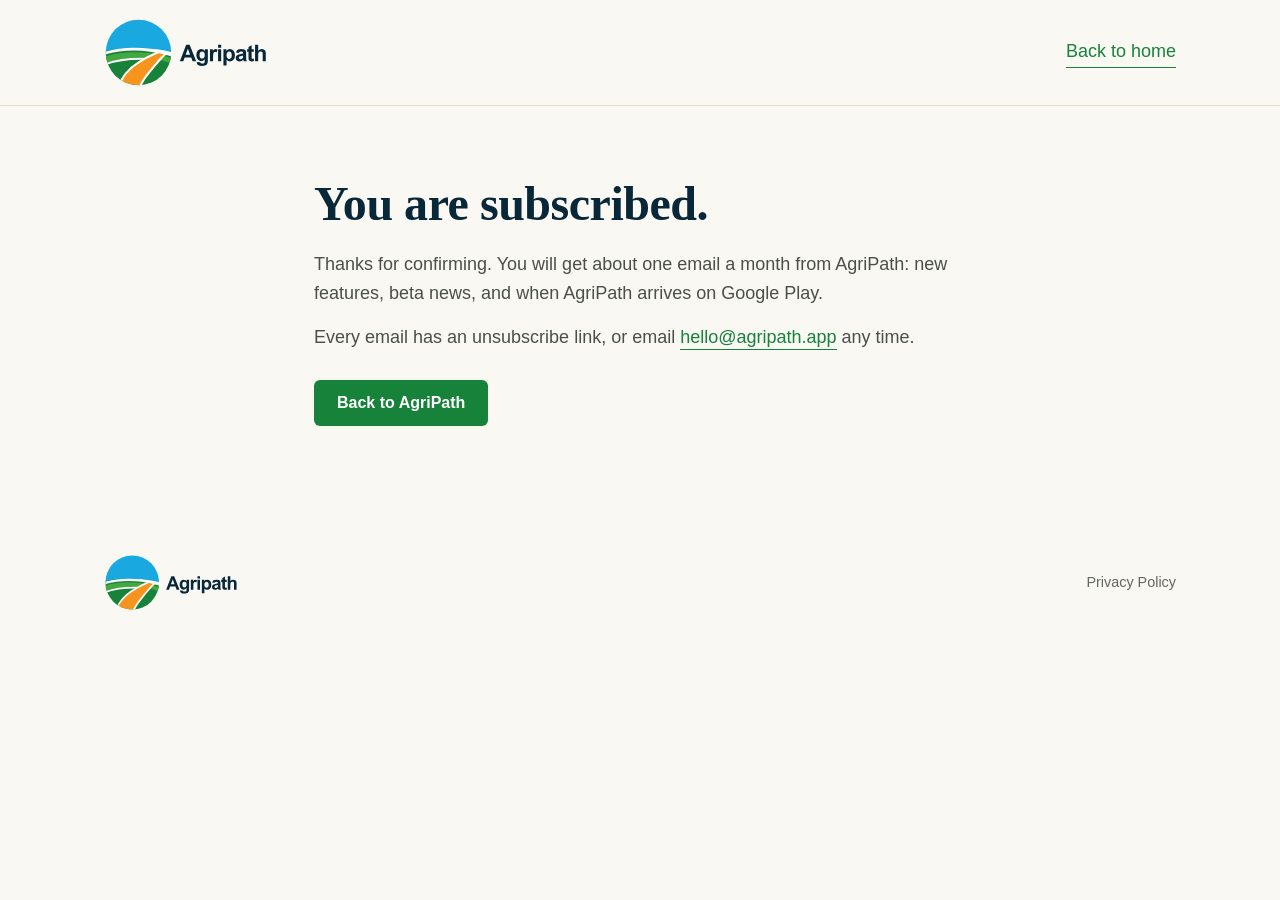
<file: newsletter-confirmed.html>
<!doctype html>
<html lang="en"><head>
  <meta charset="utf-8" />
  <meta name="viewport" content="width=device-width,initial-scale=1" />
  <title>You are subscribed | AgriPath</title>
  <meta name="robots" content="noindex" />
  <link rel="icon" type="image/png" href="favicon.png" />
  <link rel="icon" type="image/svg+xml" href="icon.svg" />
  <link rel="stylesheet" href="style.css?v=20261105-2" />
</head><body>
<a class="skip-link" href="#main">Skip to content</a>
<header class="site-header"><div class="container header-row">
  <a class="wordmark" href="/"><img src="logo.svg" alt="AgriPath home" width="166" height="69" /></a>
  <a class="btn-link" href="/">Back to home</a>
</div></header>
<main id="main" class="container narrow notice">
<h1>You are subscribed.</h1>
<p>Thanks for confirming. You will get about one email a month from AgriPath: new features, beta news, and when AgriPath arrives on Google Play.</p>
<p>Every email has an unsubscribe link, or email <a class="btn-link" href="mailto:hello@agripath.app">hello@agripath.app</a> any time.</p>
<a class="btn btn-primary" href="/">Back to AgriPath</a>
</main>
<footer class="site-footer"><div class="container footer-row"><div class="footer-brand"><img src="logo.svg" alt="AgriPath" width="136" height="56" /></div><a href="privacy.html">Privacy Policy</a></div></footer>
</body></html>
</file>
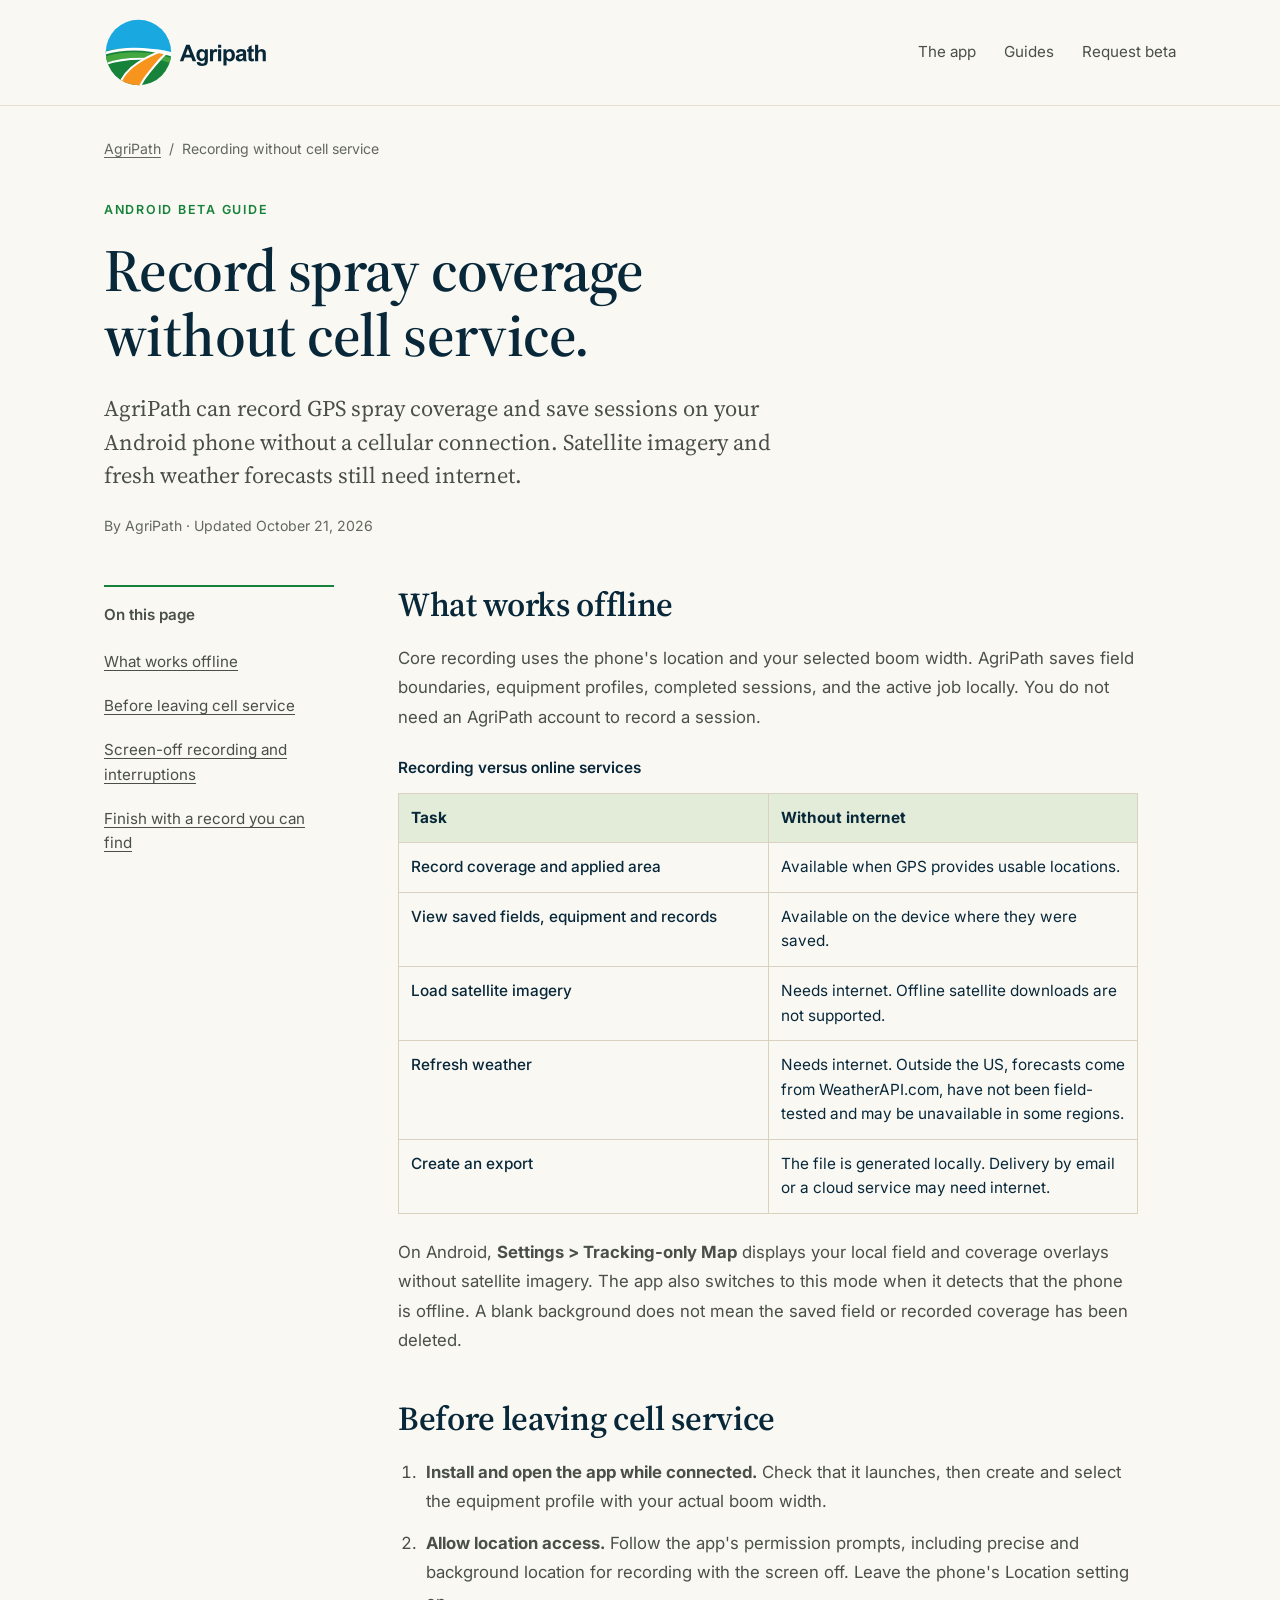
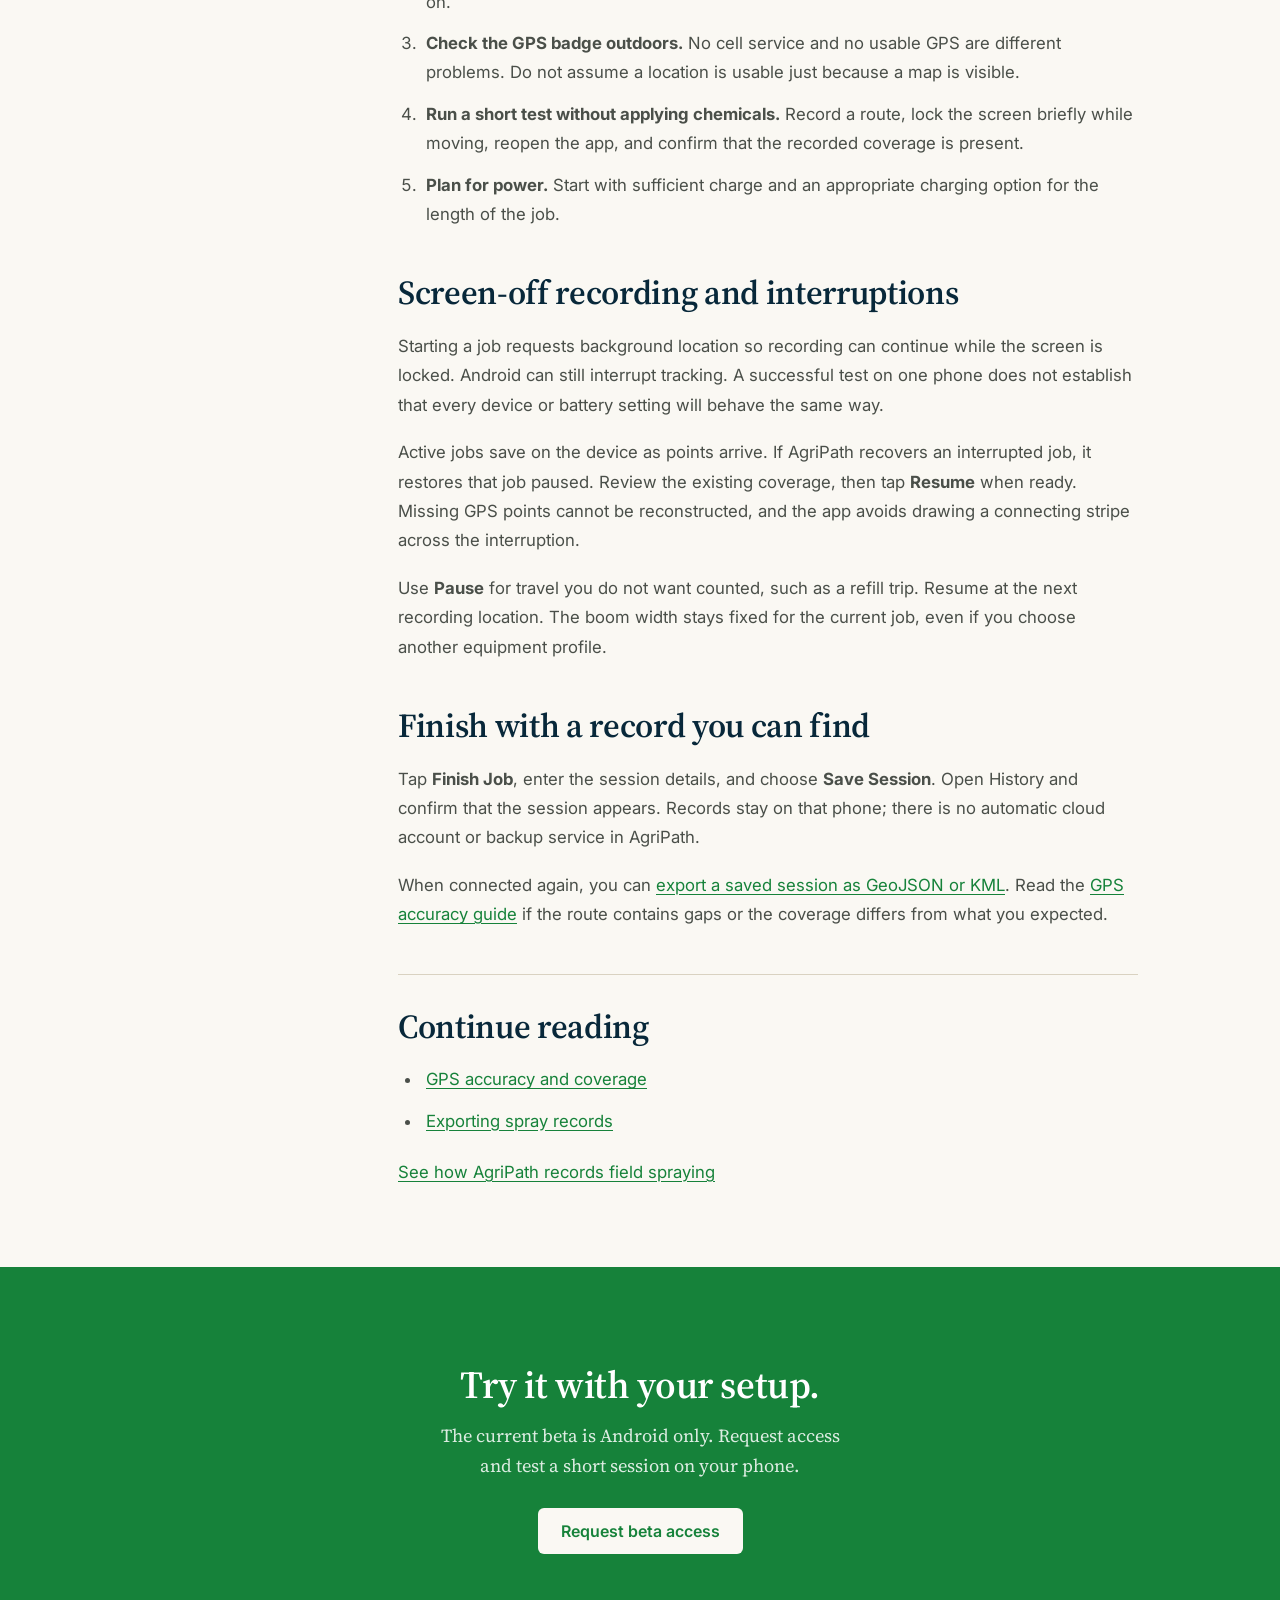
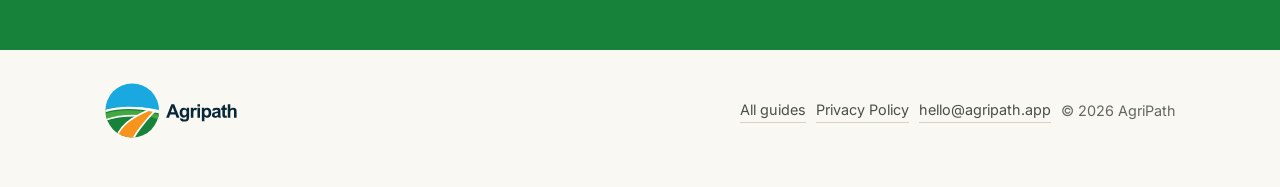
<file: offline-spray-tracking.html>
<!doctype html>
<html lang="en"><head>
<meta charset="utf-8" /><meta name="viewport" content="width=device-width, initial-scale=1" />
<title>Offline Spray Tracking on Android | AgriPath</title><meta name="description" content="Learn what AgriPath records offline, what needs internet, and how to prepare your Android phone for screen-off recording and interrupted sessions." />
<meta name="robots" content="index, follow" /><link rel="canonical" href="https://agripath.app/offline-spray-tracking.html" />
  <!-- Icons -->
  <link rel="icon" type="image/png" href="favicon.png" />
  <link rel="icon" type="image/svg+xml" href="icon.svg" />
  <link rel="apple-touch-icon" href="apple-touch-icon.png" />

  <!-- Fonts -->
  <link rel="preconnect" href="https://fonts.googleapis.com" />
  <link rel="preconnect" href="https://fonts.gstatic.com" crossorigin />
  <link href="https://fonts.googleapis.com/css2?family=Source+Serif+4:opsz,wght@8..60,400;8..60,600;8..60,700&family=Inter:wght@400;500;600&display=swap" rel="stylesheet" />
  <link rel="stylesheet" href="style.css?v=20261105-2" />


<meta property="og:type" content="website" /><meta property="og:site_name" content="AgriPath" />
<meta property="og:title" content="Offline Spray Tracking on Android | AgriPath" /><meta property="og:description" content="Learn what AgriPath records offline, what needs internet, and how to prepare your Android phone for screen-off recording and interrupted sessions." />
<meta property="og:url" content="https://agripath.app/offline-spray-tracking.html" /><meta property="og:image" content="https://agripath.app/og.png" />
<meta property="og:image:alt" content="AgriPath logo. GPS spray coverage and useful records. Android beta." />
<meta name="twitter:card" content="summary_large_image" /><meta name="twitter:title" content="Offline Spray Tracking on Android | AgriPath" />
<meta name="twitter:description" content="Learn what AgriPath records offline, what needs internet, and how to prepare your Android phone for screen-off recording and interrupted sessions." /><meta name="twitter:image" content="https://agripath.app/og.png" />
<script type="application/ld+json">{"@context":"https://schema.org","@type":"WebPage","name":"Offline Spray Tracking on Android | AgriPath","description":"Learn what AgriPath records offline, what needs internet, and how to prepare your Android phone for screen-off recording and interrupted sessions.","url":"https://agripath.app/offline-spray-tracking.html","inLanguage":"en","dateModified":"2026-10-21","isPartOf":{"@type":"WebSite","name":"AgriPath","url":"https://agripath.app/"}}</script>
<script type="application/ld+json">{"@context":"https://schema.org","@type":"BreadcrumbList","itemListElement":[{"@type":"ListItem","position":1,"name":"AgriPath","item":"https://agripath.app/"},{"@type":"ListItem","position":2,"name":"Recording without cell service","item":"https://agripath.app/offline-spray-tracking.html"}]}</script>
</head><body>
<a class="skip-link" href="#main">Skip to content</a>
<header class="site-header"><div class="container header-row">
<a class="wordmark" href="/"><img src="logo.svg" alt="AgriPath home" width="166" height="69" /></a>
<nav class="site-nav" aria-label="Primary"><a href="/#what-it-does">The app</a><a href="/#guides">Guides</a><a href="/#beta">Request beta</a></nav>
</div></header>
<main id="main">
<div class="guide-heading container">
<nav class="breadcrumbs" aria-label="Breadcrumb"><a href="/">AgriPath</a><span aria-hidden="true">/</span><span>Recording without cell service</span></nav>
<p class="section-kicker">Android beta guide</p><h1>Record spray coverage without cell service.</h1>
<p class="guide-lead">AgriPath can record GPS spray coverage and save sessions on your Android phone without a cellular connection. Satellite imagery and fresh weather forecasts still need internet.</p><p class="guide-updated">By AgriPath &middot; Updated <time datetime="2026-10-21">October 21, 2026</time></p>
</div>
<div class="container guide-layout">
<nav class="guide-toc" aria-label="On this page"><p>On this page</p><ol><li><a href="#offline">What works offline</a></li><li><a href="#prepare">Before leaving cell service</a></li><li><a href="#interruptions">Screen-off recording and interruptions</a></li><li><a href="#save">Finish with a record you can find</a></li></ol></nav>
<article class="guide-body" aria-label="Recording without cell service"><section id="offline"><h2>What works offline</h2><p>Core recording uses the phone's location and your selected boom width. AgriPath saves field boundaries, equipment profiles, completed sessions, and the active job locally. You do not need an AgriPath account to record a session.</p>
<div class="guide-table-wrap"><table><caption>Recording versus online services</caption><thead><tr><th scope="col">Task</th><th scope="col">Without internet</th></tr></thead><tbody>
<tr><th scope="row">Record coverage and applied area</th><td>Available when GPS provides usable locations.</td></tr>
<tr><th scope="row">View saved fields, equipment and records</th><td>Available on the device where they were saved.</td></tr>
<tr><th scope="row">Load satellite imagery</th><td>Needs internet. Offline satellite downloads are not supported.</td></tr>
<tr><th scope="row">Refresh weather</th><td>Needs internet. Outside the US, forecasts come from WeatherAPI.com, have not been field-tested and may be unavailable in some regions.</td></tr>
<tr><th scope="row">Create an export</th><td>The file is generated locally. Delivery by email or a cloud service may need internet.</td></tr>
</tbody></table></div>
<p>On Android, <strong>Settings &gt; Tracking-only Map</strong> displays your local field and coverage overlays without satellite imagery. The app also switches to this mode when it detects that the phone is offline. A blank background does not mean the saved field or recorded coverage has been deleted.</p></section>
<section id="prepare"><h2>Before leaving cell service</h2><ol><li><strong>Install and open the app while connected.</strong> Check that it launches, then create and select the equipment profile with your actual boom width.</li><li><strong>Allow location access.</strong> Follow the app's permission prompts, including precise and background location for recording with the screen off. Leave the phone's Location setting on.</li><li><strong>Check the GPS badge outdoors.</strong> No cell service and no usable GPS are different problems. Do not assume a location is usable just because a map is visible.</li><li><strong>Run a short test without applying chemicals.</strong> Record a route, lock the screen briefly while moving, reopen the app, and confirm that the recorded coverage is present.</li><li><strong>Plan for power.</strong> Start with sufficient charge and an appropriate charging option for the length of the job.</li></ol></section>
<section id="interruptions"><h2>Screen-off recording and interruptions</h2><p>Starting a job requests background location so recording can continue while the screen is locked. Android can still interrupt tracking. A successful test on one phone does not establish that every device or battery setting will behave the same way.</p>
<p>Active jobs save on the device as points arrive. If AgriPath recovers an interrupted job, it restores that job paused. Review the existing coverage, then tap <strong>Resume</strong> when ready. Missing GPS points cannot be reconstructed, and the app avoids drawing a connecting stripe across the interruption.</p>
<p>Use <strong>Pause</strong> for travel you do not want counted, such as a refill trip. Resume at the next recording location. The boom width stays fixed for the current job, even if you choose another equipment profile.</p></section>
<section id="save"><h2>Finish with a record you can find</h2><p>Tap <strong>Finish Job</strong>, enter the session details, and choose <strong>Save Session</strong>. Open History and confirm that the session appears. Records stay on that phone; there is no automatic cloud account or backup service in AgriPath.</p>
<p>When connected again, you can <a href="export-spray-records.html">export a saved session as GeoJSON or KML</a>. Read the <a href="phone-gps-spray-coverage.html">GPS accuracy guide</a> if the route contains gaps or the coverage differs from what you expected.</p></section>
<div class="guide-next"><h2>Continue reading</h2><ul><li><a href="phone-gps-spray-coverage.html">GPS accuracy and coverage</a></li><li><a href="export-spray-records.html">Exporting spray records</a></li></ul><p><a href="/">See how AgriPath records field spraying</a></p></div>
</article></div>
<section class="cta-strip"><div class="container narrow center"><h2>Try it with your setup.</h2><p>The current beta is Android only. Request access and test a short session on your phone.</p><a class="btn btn-primary" href="/#beta">Request beta access</a></div></section>
</main>
<footer class="site-footer"><div class="container footer-row"><div class="footer-brand"><img src="logo.svg" alt="AgriPath" width="136" height="56" /></div><div class="footer-meta"><a href="/#guides">All guides</a><a href="privacy.html">Privacy Policy</a><a href="mailto:hello@agripath.app">hello@agripath.app</a><span>&copy; 2026 AgriPath</span></div></div></footer>
</body></html>
</file>
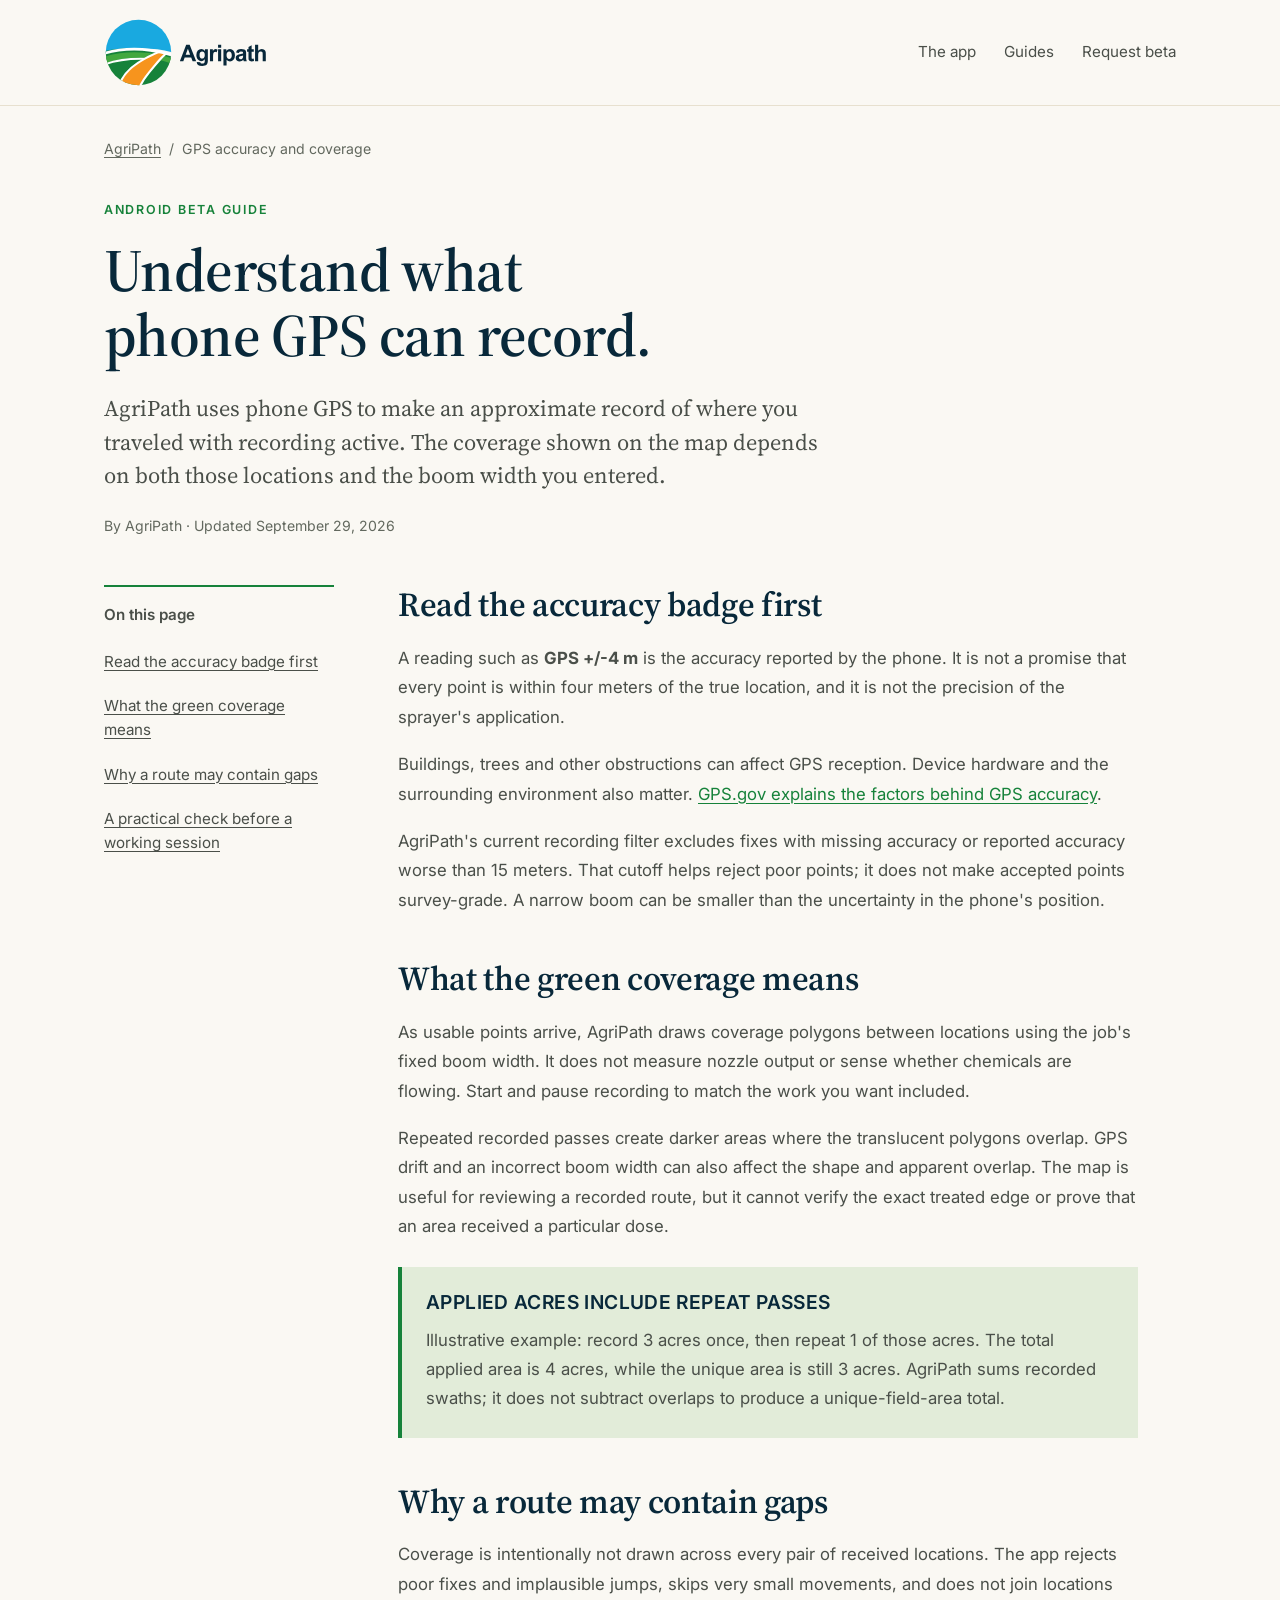
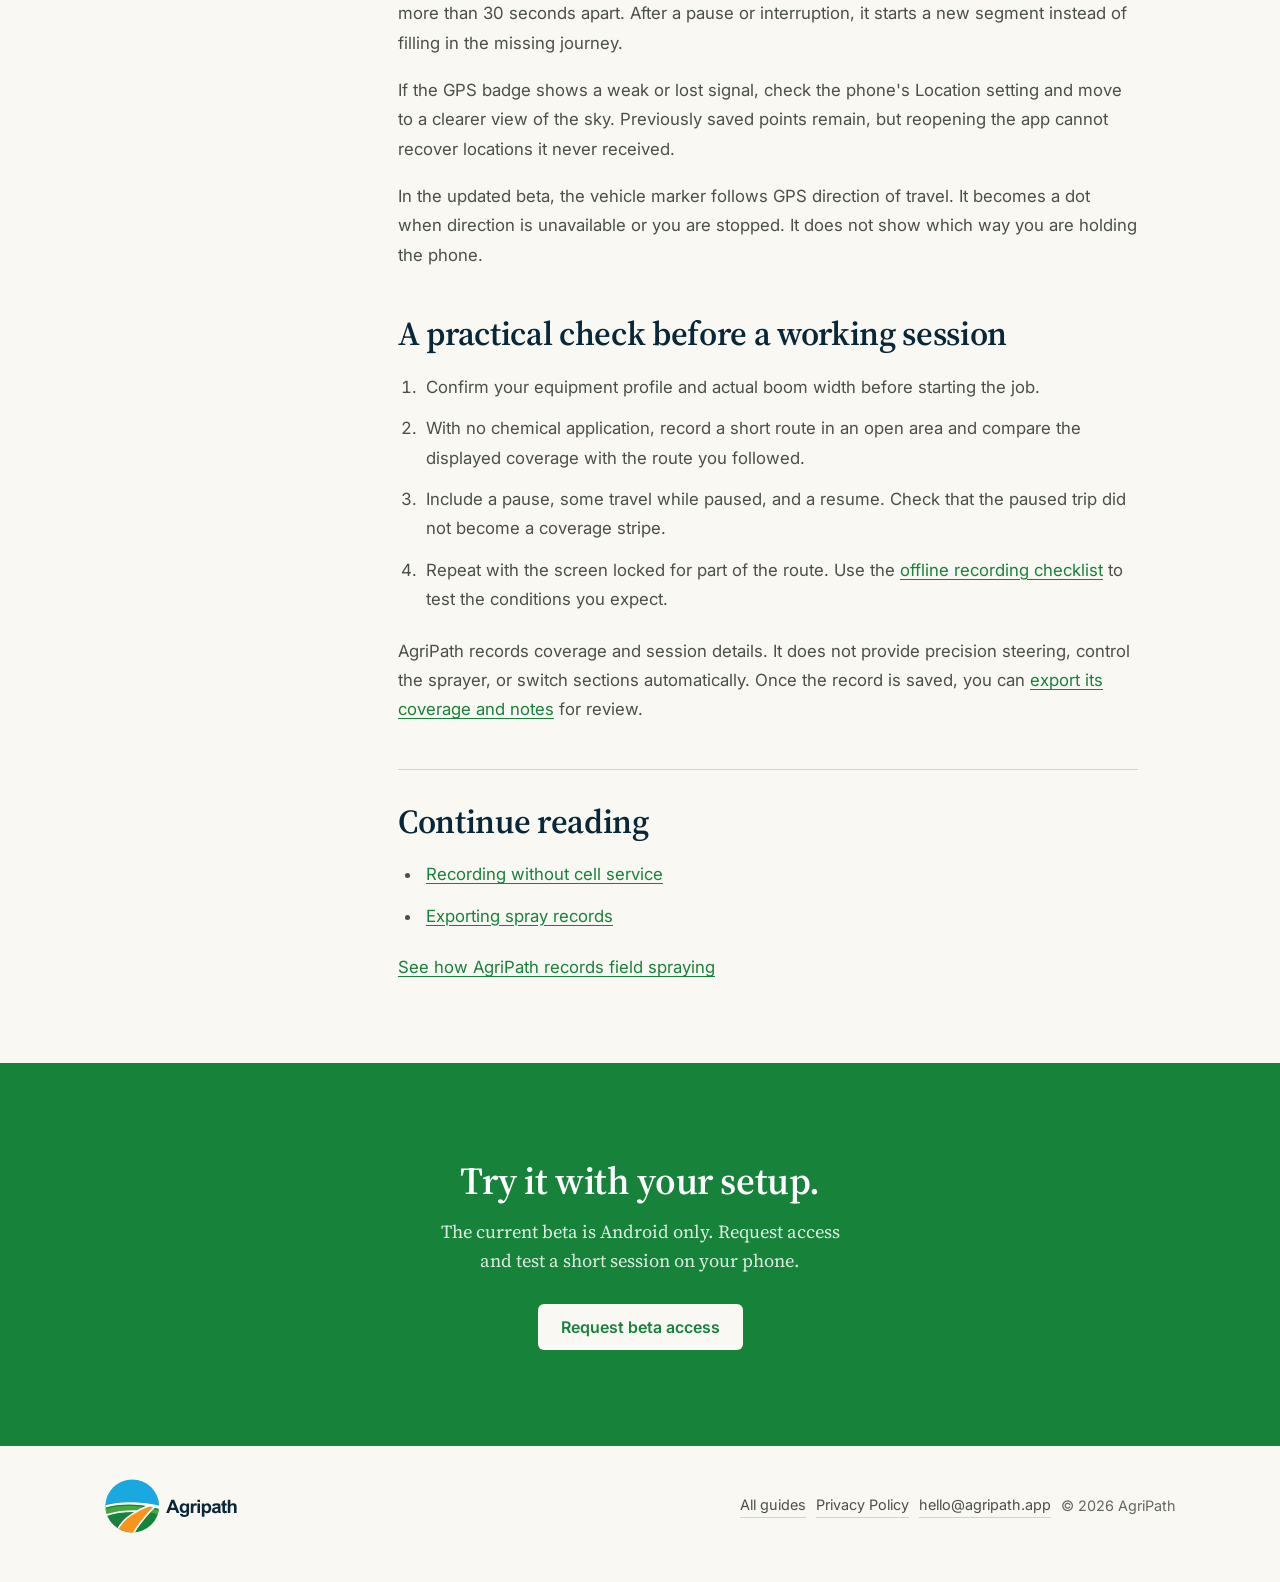
<file: phone-gps-spray-coverage.html>
<!doctype html>
<html lang="en"><head>
<meta charset="utf-8" /><meta name="viewport" content="width=device-width, initial-scale=1" />
<title>Phone GPS Accuracy for Spray Coverage | AgriPath</title><meta name="description" content="Understand AgriPath GPS accuracy readings, coverage gaps, boom width, overlap shading, and why total applied area differs from unique field area." />
<meta name="robots" content="index, follow" /><link rel="canonical" href="https://agripath.app/phone-gps-spray-coverage.html" />
  <!-- Icons -->
  <link rel="icon" type="image/png" href="favicon.png" />
  <link rel="icon" type="image/svg+xml" href="icon.svg" />
  <link rel="apple-touch-icon" href="apple-touch-icon.png" />

  <!-- Fonts -->
  <link rel="preconnect" href="https://fonts.googleapis.com" />
  <link rel="preconnect" href="https://fonts.gstatic.com" crossorigin />
  <link href="https://fonts.googleapis.com/css2?family=Source+Serif+4:opsz,wght@8..60,400;8..60,600;8..60,700&family=Inter:wght@400;500;600&display=swap" rel="stylesheet" />
  <link rel="stylesheet" href="style.css?v=20261105-2" />


<meta property="og:type" content="website" /><meta property="og:site_name" content="AgriPath" />
<meta property="og:title" content="Phone GPS Accuracy for Spray Coverage | AgriPath" /><meta property="og:description" content="Understand AgriPath GPS accuracy readings, coverage gaps, boom width, overlap shading, and why total applied area differs from unique field area." />
<meta property="og:url" content="https://agripath.app/phone-gps-spray-coverage.html" /><meta property="og:image" content="https://agripath.app/og.png" />
<meta property="og:image:alt" content="AgriPath logo. GPS spray coverage and useful records. Android beta." />
<meta name="twitter:card" content="summary_large_image" /><meta name="twitter:title" content="Phone GPS Accuracy for Spray Coverage | AgriPath" />
<meta name="twitter:description" content="Understand AgriPath GPS accuracy readings, coverage gaps, boom width, overlap shading, and why total applied area differs from unique field area." /><meta name="twitter:image" content="https://agripath.app/og.png" />
<script type="application/ld+json">{"@context":"https://schema.org","@type":"WebPage","name":"Phone GPS Accuracy for Spray Coverage | AgriPath","description":"Understand AgriPath GPS accuracy readings, coverage gaps, boom width, overlap shading, and why total applied area differs from unique field area.","url":"https://agripath.app/phone-gps-spray-coverage.html","inLanguage":"en","dateModified":"2026-09-29","isPartOf":{"@type":"WebSite","name":"AgriPath","url":"https://agripath.app/"}}</script>
<script type="application/ld+json">{"@context":"https://schema.org","@type":"BreadcrumbList","itemListElement":[{"@type":"ListItem","position":1,"name":"AgriPath","item":"https://agripath.app/"},{"@type":"ListItem","position":2,"name":"GPS accuracy and coverage","item":"https://agripath.app/phone-gps-spray-coverage.html"}]}</script>
</head><body>
<a class="skip-link" href="#main">Skip to content</a>
<header class="site-header"><div class="container header-row">
<a class="wordmark" href="/"><img src="logo.svg" alt="AgriPath home" width="166" height="69" /></a>
<nav class="site-nav" aria-label="Primary"><a href="/#what-it-does">The app</a><a href="/#guides">Guides</a><a href="/#beta">Request beta</a></nav>
</div></header>
<main id="main">
<div class="guide-heading container">
<nav class="breadcrumbs" aria-label="Breadcrumb"><a href="/">AgriPath</a><span aria-hidden="true">/</span><span>GPS accuracy and coverage</span></nav>
<p class="section-kicker">Android beta guide</p><h1>Understand what phone GPS can record.</h1>
<p class="guide-lead">AgriPath uses phone GPS to make an approximate record of where you traveled with recording active. The coverage shown on the map depends on both those locations and the boom width you entered.</p><p class="guide-updated">By AgriPath &middot; Updated <time datetime="2026-09-29">September 29, 2026</time></p>
</div>
<div class="container guide-layout">
<nav class="guide-toc" aria-label="On this page"><p>On this page</p><ol><li><a href="#accuracy">Read the accuracy badge first</a></li><li><a href="#coverage">What the green coverage means</a></li><li><a href="#gaps">Why a route may contain gaps</a></li><li><a href="#check">A practical check before a working session</a></li></ol></nav>
<article class="guide-body" aria-label="GPS accuracy and coverage"><section id="accuracy"><h2>Read the accuracy badge first</h2><p>A reading such as <strong>GPS +/-4 m</strong> is the accuracy reported by the phone. It is not a promise that every point is within four meters of the true location, and it is not the precision of the sprayer's application.</p>
<p>Buildings, trees and other obstructions can affect GPS reception. Device hardware and the surrounding environment also matter. <a href="https://www.gps.gov/gps-accuracy">GPS.gov explains the factors behind GPS accuracy</a>.</p>
<p>AgriPath's current recording filter excludes fixes with missing accuracy or reported accuracy worse than 15 meters. That cutoff helps reject poor points; it does not make accepted points survey-grade. A narrow boom can be smaller than the uncertainty in the phone's position.</p></section>
<section id="coverage"><h2>What the green coverage means</h2><p>As usable points arrive, AgriPath draws coverage polygons between locations using the job's fixed boom width. It does not measure nozzle output or sense whether chemicals are flowing. Start and pause recording to match the work you want included.</p>
<p>Repeated recorded passes create darker areas where the translucent polygons overlap. GPS drift and an incorrect boom width can also affect the shape and apparent overlap. The map is useful for reviewing a recorded route, but it cannot verify the exact treated edge or prove that an area received a particular dose.</p>
<aside class="guide-callout"><h3>Applied acres include repeat passes</h3><p>Illustrative example: record 3 acres once, then repeat 1 of those acres. The total applied area is 4 acres, while the unique area is still 3 acres. AgriPath sums recorded swaths; it does not subtract overlaps to produce a unique-field-area total.</p></aside></section>
<section id="gaps"><h2>Why a route may contain gaps</h2><p>Coverage is intentionally not drawn across every pair of received locations. The app rejects poor fixes and implausible jumps, skips very small movements, and does not join locations more than 30 seconds apart. After a pause or interruption, it starts a new segment instead of filling in the missing journey.</p>
<p>If the GPS badge shows a weak or lost signal, check the phone's Location setting and move to a clearer view of the sky. Previously saved points remain, but reopening the app cannot recover locations it never received.</p>
<p>In the updated beta, the vehicle marker follows GPS direction of travel. It becomes a dot when direction is unavailable or you are stopped. It does not show which way you are holding the phone.</p></section>
<section id="check"><h2>A practical check before a working session</h2><ol><li>Confirm your equipment profile and actual boom width before starting the job.</li><li>With no chemical application, record a short route in an open area and compare the displayed coverage with the route you followed.</li><li>Include a pause, some travel while paused, and a resume. Check that the paused trip did not become a coverage stripe.</li><li>Repeat with the screen locked for part of the route. Use the <a href="offline-spray-tracking.html">offline recording checklist</a> to test the conditions you expect.</li></ol>
<p>AgriPath records coverage and session details. It does not provide precision steering, control the sprayer, or switch sections automatically. Once the record is saved, you can <a href="export-spray-records.html">export its coverage and notes</a> for review.</p></section>
<div class="guide-next"><h2>Continue reading</h2><ul><li><a href="offline-spray-tracking.html">Recording without cell service</a></li><li><a href="export-spray-records.html">Exporting spray records</a></li></ul><p><a href="/">See how AgriPath records field spraying</a></p></div>
</article></div>
<section class="cta-strip"><div class="container narrow center"><h2>Try it with your setup.</h2><p>The current beta is Android only. Request access and test a short session on your phone.</p><a class="btn btn-primary" href="/#beta">Request beta access</a></div></section>
</main>
<footer class="site-footer"><div class="container footer-row"><div class="footer-brand"><img src="logo.svg" alt="AgriPath" width="136" height="56" /></div><div class="footer-meta"><a href="/#guides">All guides</a><a href="privacy.html">Privacy Policy</a><a href="mailto:hello@agripath.app">hello@agripath.app</a><span>&copy; 2026 AgriPath</span></div></div></footer>
</body></html>
</file>
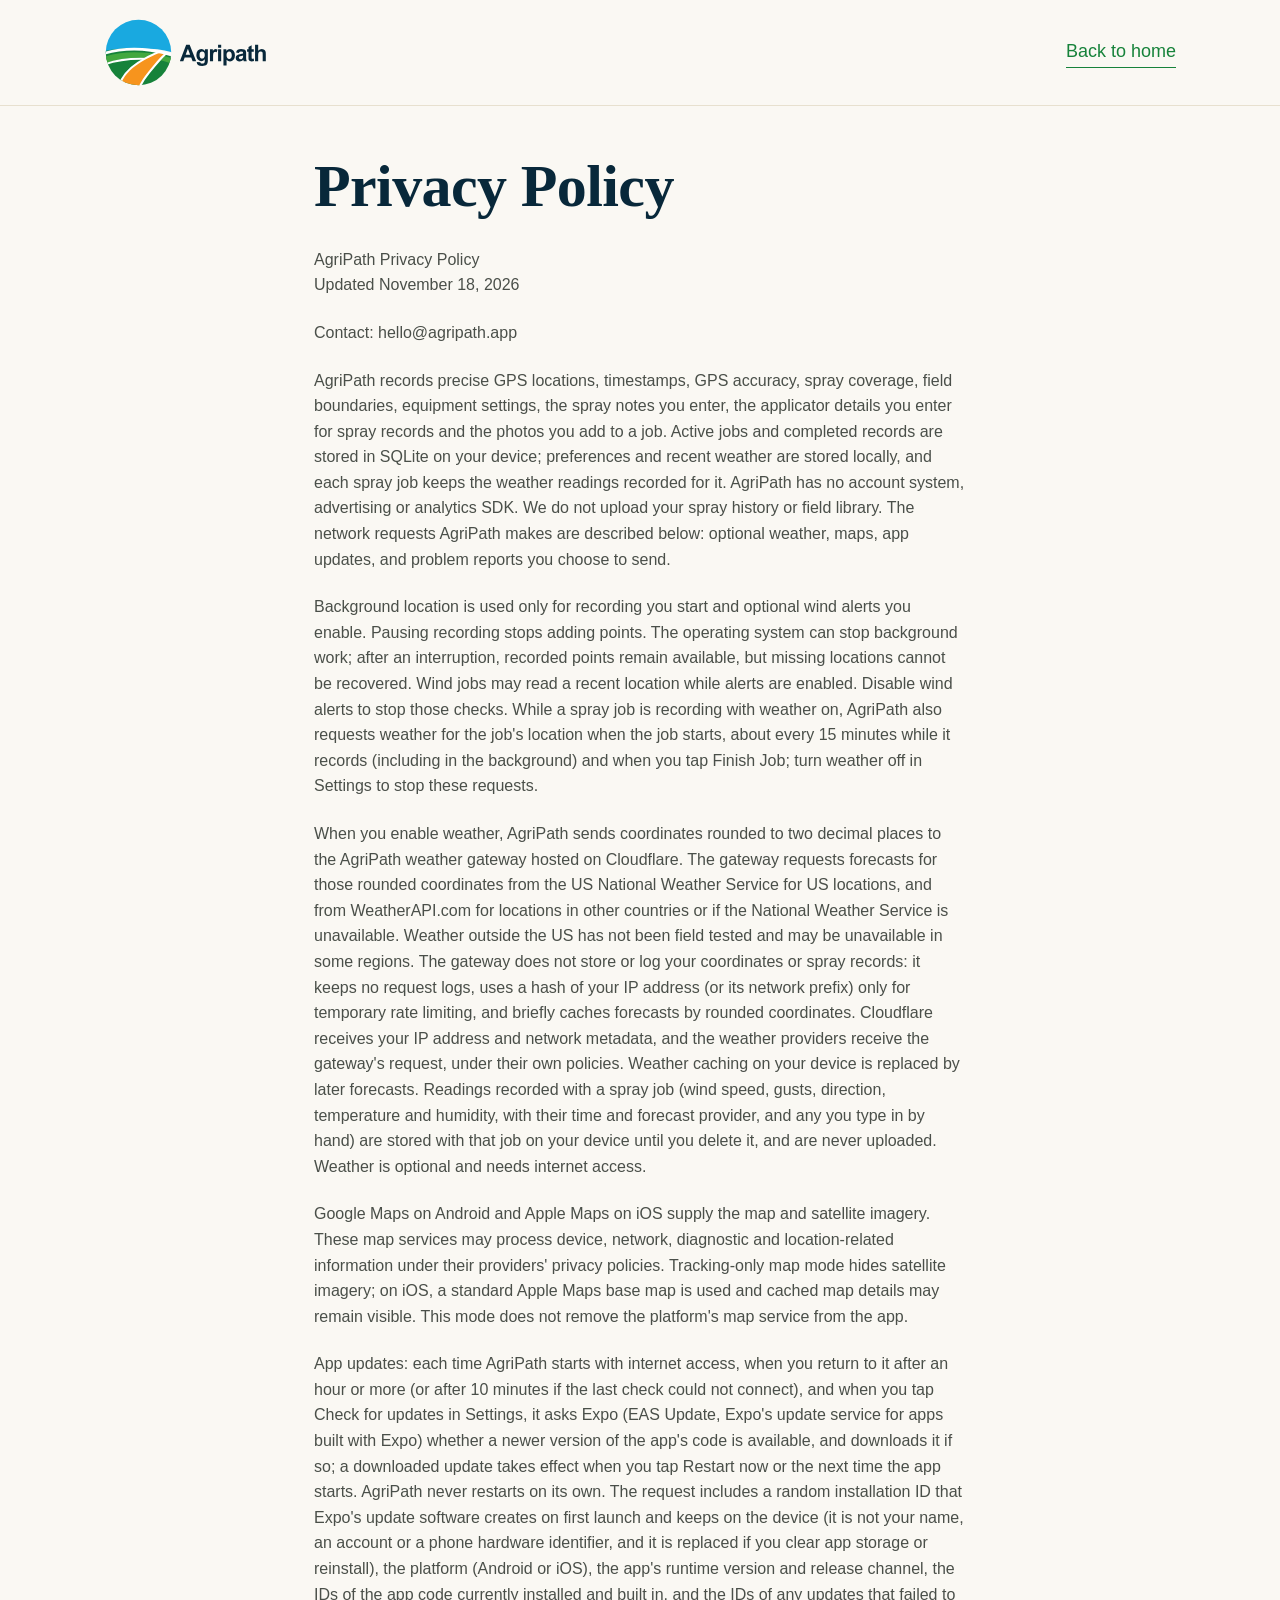
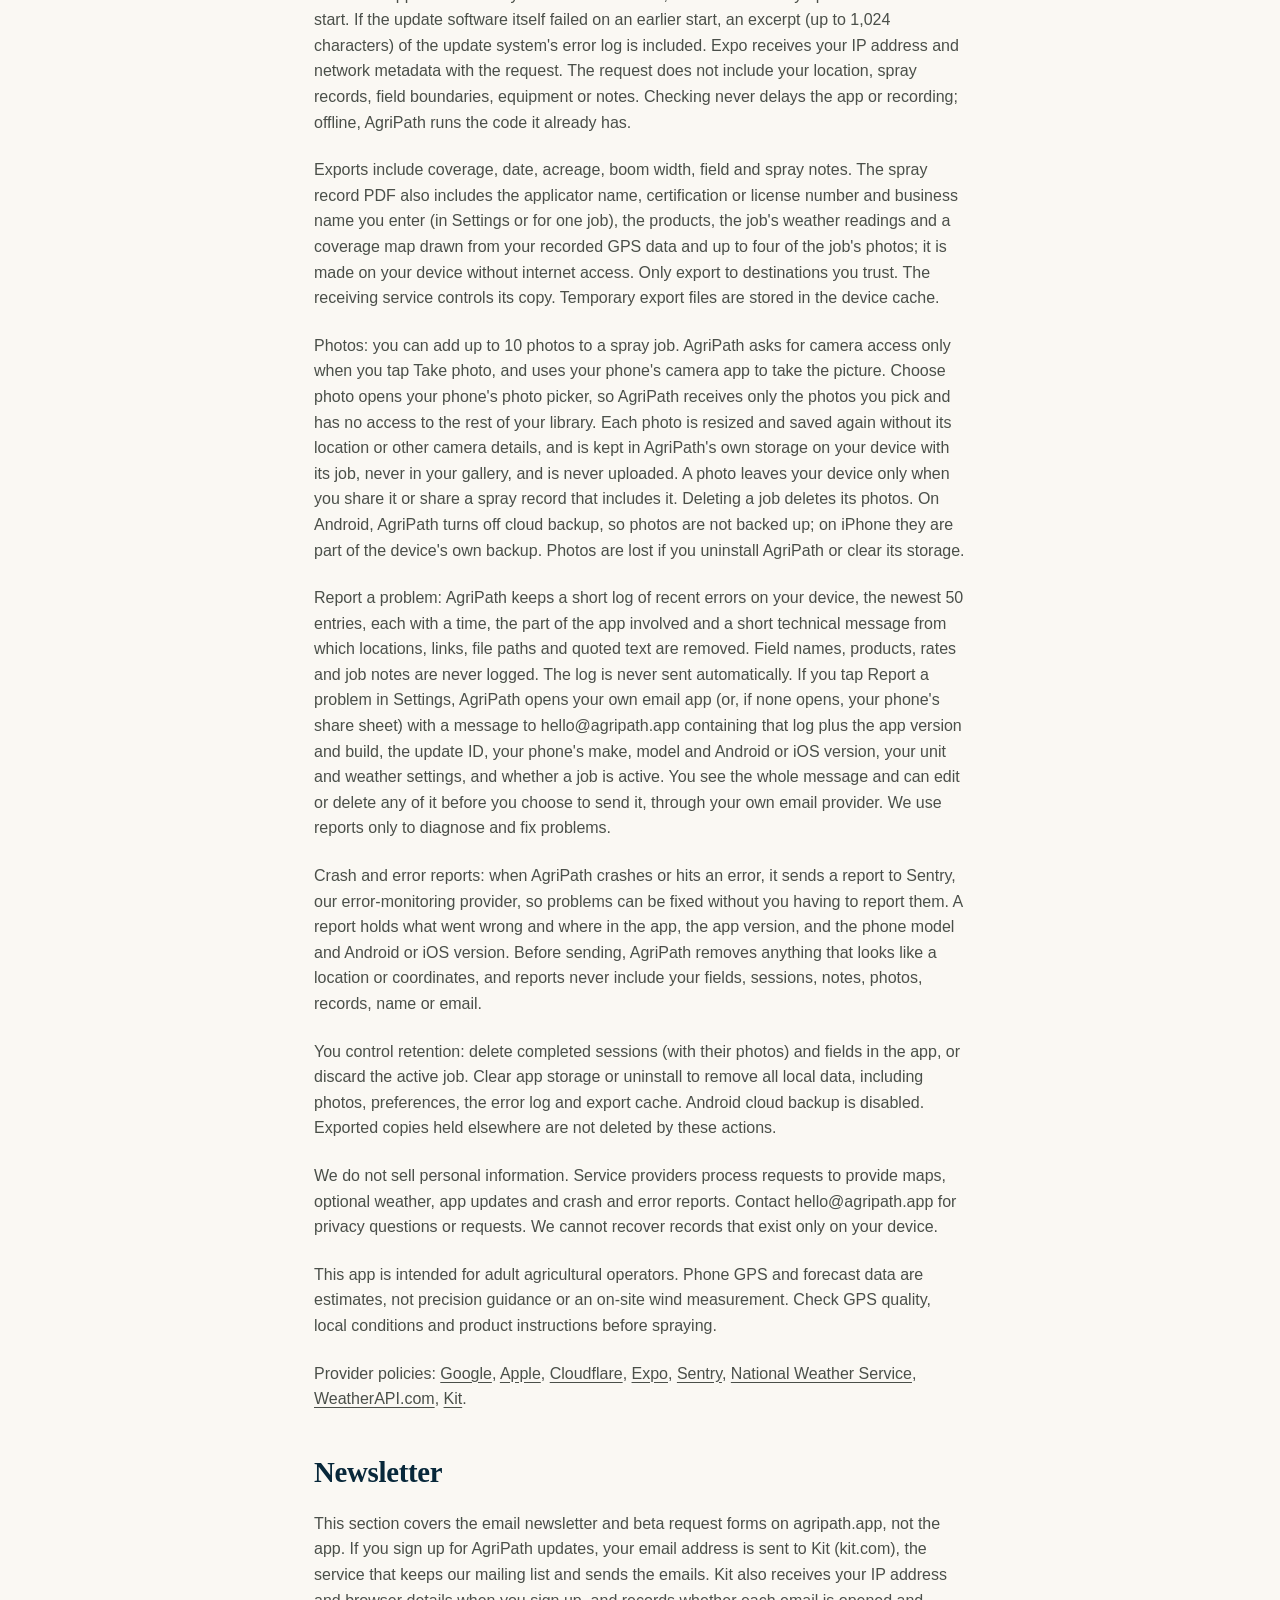
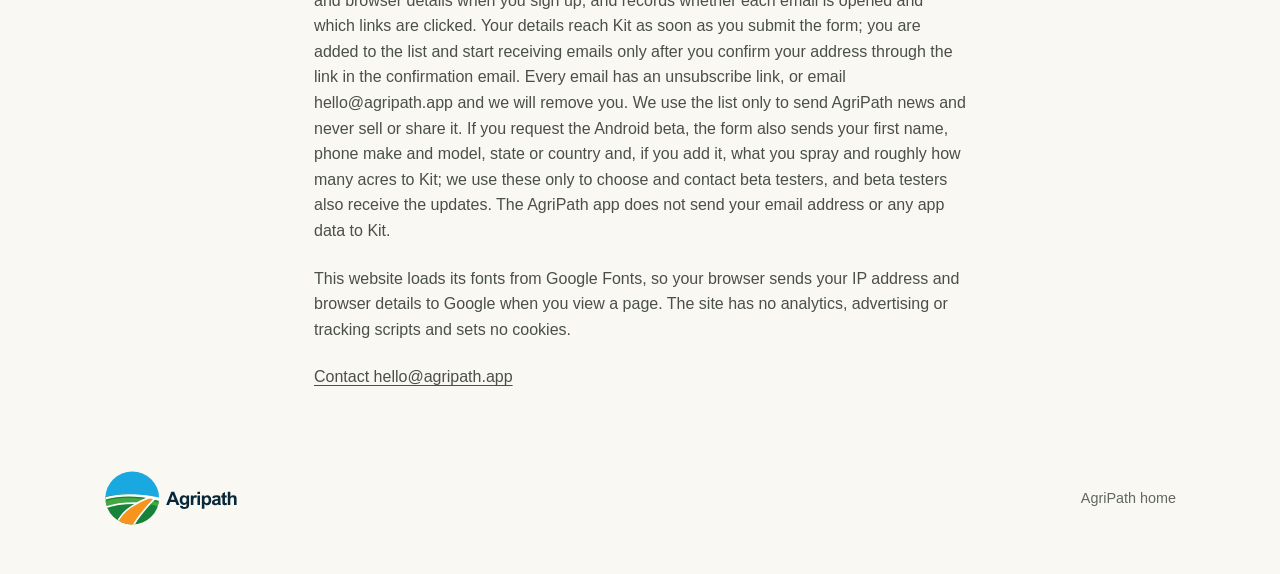
<file: privacy.html>
<!doctype html>
<html lang="en"><head>
  <meta charset="utf-8" />
  <meta name="viewport" content="width=device-width,initial-scale=1" />
  <title>Privacy Policy | AgriPath</title>
  <meta name="description" content="How AgriPath handles location, local spray records, optional weather, map services, exports, and deletion." />
  <link rel="canonical" href="https://agripath.app/privacy.html" />
  <link rel="icon" type="image/png" href="favicon.png" />
  <link rel="icon" type="image/svg+xml" href="icon.svg" />
  <link rel="stylesheet" href="style.css?v=20261105-2" />
</head><body>
<a class="skip-link" href="#main">Skip to content</a>
<header class="site-header"><div class="container header-row">
  <a class="wordmark" href="/"><img src="logo.svg" alt="AgriPath home" width="166" height="69" /></a>
  <a class="btn-link" href="/">Back to home</a>
</div></header>
<main id="main" class="container narrow policy">
<h1>Privacy Policy</h1>
<p>AgriPath Privacy Policy<br>Updated November 18, 2026</p>
<p>Contact: hello@agripath.app</p>
<p>AgriPath records precise GPS locations, timestamps, GPS accuracy, spray coverage, field boundaries, equipment settings, the spray notes you enter, the applicator details you enter for spray records and the photos you add to a job. Active jobs and completed records are stored in SQLite on your device; preferences and recent weather are stored locally, and each spray job keeps the weather readings recorded for it. AgriPath has no account system, advertising or analytics SDK. We do not upload your spray history or field library. The network requests AgriPath makes are described below: optional weather, maps, app updates, and problem reports you choose to send.</p>
<p>Background location is used only for recording you start and optional wind alerts you enable. Pausing recording stops adding points. The operating system can stop background work; after an interruption, recorded points remain available, but missing locations cannot be recovered. Wind jobs may read a recent location while alerts are enabled. Disable wind alerts to stop those checks. While a spray job is recording with weather on, AgriPath also requests weather for the job's location when the job starts, about every 15 minutes while it records (including in the background) and when you tap Finish Job; turn weather off in Settings to stop these requests.</p>
<p>When you enable weather, AgriPath sends coordinates rounded to two decimal places to the AgriPath weather gateway hosted on Cloudflare. The gateway requests forecasts for those rounded coordinates from the US National Weather Service for US locations, and from WeatherAPI.com for locations in other countries or if the National Weather Service is unavailable. Weather outside the US has not been field tested and may be unavailable in some regions. The gateway does not store or log your coordinates or spray records: it keeps no request logs, uses a hash of your IP address (or its network prefix) only for temporary rate limiting, and briefly caches forecasts by rounded coordinates. Cloudflare receives your IP address and network metadata, and the weather providers receive the gateway's request, under their own policies. Weather caching on your device is replaced by later forecasts. Readings recorded with a spray job (wind speed, gusts, direction, temperature and humidity, with their time and forecast provider, and any you type in by hand) are stored with that job on your device until you delete it, and are never uploaded. Weather is optional and needs internet access.</p>
<p>Google Maps on Android and Apple Maps on iOS supply the map and satellite imagery. These map services may process device, network, diagnostic and location-related information under their providers' privacy policies. Tracking-only map mode hides satellite imagery; on iOS, a standard Apple Maps base map is used and cached map details may remain visible. This mode does not remove the platform's map service from the app.</p>
<p>App updates: each time AgriPath starts with internet access, when you return to it after an hour or more (or after 10 minutes if the last check could not connect), and when you tap Check for updates in Settings, it asks Expo (EAS Update, Expo's update service for apps built with Expo) whether a newer version of the app's code is available, and downloads it if so; a downloaded update takes effect when you tap Restart now or the next time the app starts. AgriPath never restarts on its own. The request includes a random installation ID that Expo's update software creates on first launch and keeps on the device (it is not your name, an account or a phone hardware identifier, and it is replaced if you clear app storage or reinstall), the platform (Android or iOS), the app's runtime version and release channel, the IDs of the app code currently installed and built in, and the IDs of any updates that failed to start. If the update software itself failed on an earlier start, an excerpt (up to 1,024 characters) of the update system's error log is included. Expo receives your IP address and network metadata with the request. The request does not include your location, spray records, field boundaries, equipment or notes. Checking never delays the app or recording; offline, AgriPath runs the code it already has.</p>
<p>Exports include coverage, date, acreage, boom width, field and spray notes. The spray record PDF also includes the applicator name, certification or license number and business name you enter (in Settings or for one job), the products, the job's weather readings and a coverage map drawn from your recorded GPS data and up to four of the job's photos; it is made on your device without internet access. Only export to destinations you trust. The receiving service controls its copy. Temporary export files are stored in the device cache.</p>
<p>Photos: you can add up to 10 photos to a spray job. AgriPath asks for camera access only when you tap Take photo, and uses your phone's camera app to take the picture. Choose photo opens your phone's photo picker, so AgriPath receives only the photos you pick and has no access to the rest of your library. Each photo is resized and saved again without its location or other camera details, and is kept in AgriPath's own storage on your device with its job, never in your gallery, and is never uploaded. A photo leaves your device only when you share it or share a spray record that includes it. Deleting a job deletes its photos. On Android, AgriPath turns off cloud backup, so photos are not backed up; on iPhone they are part of the device's own backup. Photos are lost if you uninstall AgriPath or clear its storage.</p>
<p>Report a problem: AgriPath keeps a short log of recent errors on your device, the newest 50 entries, each with a time, the part of the app involved and a short technical message from which locations, links, file paths and quoted text are removed. Field names, products, rates and job notes are never logged. The log is never sent automatically. If you tap Report a problem in Settings, AgriPath opens your own email app (or, if none opens, your phone's share sheet) with a message to hello@agripath.app containing that log plus the app version and build, the update ID, your phone's make, model and Android or iOS version, your unit and weather settings, and whether a job is active. You see the whole message and can edit or delete any of it before you choose to send it, through your own email provider. We use reports only to diagnose and fix problems.</p>
<p>Crash and error reports: when AgriPath crashes or hits an error, it sends a report to Sentry, our error-monitoring provider, so problems can be fixed without you having to report them. A report holds what went wrong and where in the app, the app version, and the phone model and Android or iOS version. Before sending, AgriPath removes anything that looks like a location or coordinates, and reports never include your fields, sessions, notes, photos, records, name or email.</p>
<p>You control retention: delete completed sessions (with their photos) and fields in the app, or discard the active job. Clear app storage or uninstall to remove all local data, including photos, preferences, the error log and export cache. Android cloud backup is disabled. Exported copies held elsewhere are not deleted by these actions.</p>
<p>We do not sell personal information. Service providers process requests to provide maps, optional weather, app updates and crash and error reports. Contact hello@agripath.app for privacy questions or requests. We cannot recover records that exist only on your device.</p>
<p>This app is intended for adult agricultural operators. Phone GPS and forecast data are estimates, not precision guidance or an on-site wind measurement. Check GPS quality, local conditions and product instructions before spraying.</p>
<p>Provider policies: <a href="https://policies.google.com/privacy">Google</a>, <a href="https://www.apple.com/legal/privacy/">Apple</a>, <a href="https://www.cloudflare.com/privacypolicy/">Cloudflare</a>, <a href="https://expo.dev/privacy">Expo</a>, <a href="https://sentry.io/privacy/">Sentry</a>, <a href="https://www.weather.gov/privacy">National Weather Service</a>, <a href="https://www.weatherapi.com/privacy.aspx">WeatherAPI.com</a>, <a href="https://kit.com/privacy">Kit</a>.</p>
<h2 id="newsletter">Newsletter</h2>
<p>This section covers the email newsletter and beta request forms on agripath.app, not the app. If you sign up for AgriPath updates, your email address is sent to Kit (kit.com), the service that keeps our mailing list and sends the emails. Kit also receives your IP address and browser details when you sign up, and records whether each email is opened and which links are clicked. Your details reach Kit as soon as you submit the form; you are added to the list and start receiving emails only after you confirm your address through the link in the confirmation email. Every email has an unsubscribe link, or email hello@agripath.app and we will remove you. We use the list only to send AgriPath news and never sell or share it. If you request the Android beta, the form also sends your first name, phone make and model, state or country and, if you add it, what you spray and roughly how many acres to Kit; we use these only to choose and contact beta testers, and beta testers also receive the updates. The AgriPath app does not send your email address or any app data to Kit.</p>
<p>This website loads its fonts from Google Fonts, so your browser sends your IP address and browser details to Google when you view a page. The site has no analytics, advertising or tracking scripts and sets no cookies.</p>
<p><a href="mailto:hello@agripath.app">Contact hello@agripath.app</a></p>
</main>
<footer class="site-footer"><div class="container footer-row"><div class="footer-brand"><img src="logo.svg" alt="AgriPath" width="136" height="56" /></div><a href="/">AgriPath home</a></div></footer>
</body></html>
</file>
<file: style.css>
/* =========================================================
   AgriPath landing page
   Hand-written CSS. Earth-toned editorial layout.
   ========================================================= */

/* ---------- Small modern reset ---------- */
*, *::before, *::after { box-sizing: border-box; }
html { -webkit-text-size-adjust: 100%; }
body, h1, h2, h3, h4, p, ol, ul, dl, dt, dd, figure { margin: 0; }
ol, ul { padding: 0; list-style: none; }
img, svg { display: block; max-width: 100%; height: auto; }
a { color: inherit; }
button { font: inherit; cursor: pointer; }

/* ---------- Design tokens ---------- */
:root {
  --bg:           #faf8f3;   /* cream */
  --bg-warm:      #f1ece1;   /* deeper cream for bands */
  --ink:          #08283a;   /* logo navy */
  --ink-soft:     #4a4f49;
  --ink-muted:    #62685e;
  --rule:         #d9d2c1;
  --rule-soft:    #e7e0cf;

  --green:        #16823a;   /* logo field green */
  --green-bright: #43a83f;
  --green-soft:   #e2ecd9;
  --clay:         #b25c3c;   /* terracotta accent */
  --clay-soft:    #f1d9cf;

  --serif: "Source Serif 4", "Source Serif Pro", Georgia, "Iowan Old Style", "Apple Garamond", "Times New Roman", serif;
  --sans:  "Inter", -apple-system, BlinkMacSystemFont, "Segoe UI", Roboto, "Helvetica Neue", Arial, sans-serif;

  --maxw: 1120px;
  --maxw-narrow: 700px;

  --radius: 6px;
}

/* ---------- Base typography ---------- */
html { background: var(--bg); }
body {
  font-family: var(--sans);
  color: var(--ink);
  font-size: 18px;
  line-height: 1.6;
  background: var(--bg);
  -webkit-font-smoothing: antialiased;
  -moz-osx-font-smoothing: grayscale;
}

h1, h2, h3 { font-family: var(--serif); font-weight: 600; letter-spacing: -0.01em; line-height: 1.15; }
h1 { font-size: clamp(2.25rem, 5.5vw, 3.75rem); line-height: 1.08; }
h2 { font-size: clamp(1.7rem, 3.4vw, 2.4rem); line-height: 1.15; }
h3 { font-size: 1.15rem; font-family: var(--sans); font-weight: 600; letter-spacing: 0.02em; text-transform: uppercase; }

p { color: var(--ink-soft); }
.container { width: 100%; max-width: var(--maxw); margin: 0 auto; padding: 0 24px; }
.container.narrow { max-width: var(--maxw-narrow); }
.center { text-align: center; }
.muted { color: var(--ink-muted); font-weight: 400; }

a { text-decoration: none; transition: color 120ms ease; }

/* ---------- Header ---------- */
.site-header {
  border-bottom: 1px solid var(--rule-soft);
  background: var(--bg);
  position: sticky;
  top: 0;
  z-index: 10;
  backdrop-filter: none;
}
.header-row {
  display: flex;
  align-items: center;
  justify-content: space-between;
  padding-top: 18px;
  padding-bottom: 18px;
}
.wordmark {
  display: inline-flex;
  align-items: center;
  gap: 10px;
  font-family: var(--serif);
  font-weight: 600;
  font-size: 1.25rem;
  color: var(--ink);
  letter-spacing: -0.01em;
}
.wordmark img { width: 166px; border-radius: 0; }
.site-nav { display: flex; gap: 28px; font-size: 0.95rem; }
.site-nav a { color: var(--ink-soft); }
.site-nav a:hover { color: var(--green); }
@media (max-width: 560px) {
  .header-row { flex-wrap: wrap; justify-content: center; gap: 4px 24px; padding-top: 8px; padding-bottom: 8px; }
  .wordmark img { width: 144px; }
  .site-nav { justify-content: center; gap: 20px; font-size: 0.88rem; }
}
.site-nav a { display: inline-flex; align-items: center; min-height: 44px; }
.skip-link { position: absolute; top: -100px; left: 16px; z-index: 20; background: #fff; color: var(--ink); padding: 12px; }
.skip-link:focus { top: 8px; }
:focus-visible { outline: 3px solid #126d96; outline-offset: 5px; }
section[id], main[id] { scroll-margin-top: 140px; }

/* ---------- Buttons ---------- */
.btn {
  display: inline-block;
  padding: 14px 22px;
  border-radius: var(--radius);
  font-weight: 600;
  font-size: 1rem;
  line-height: 1;
  border: 1px solid transparent;
  transition: transform 80ms ease, background 120ms ease, color 120ms ease;
}
.btn-primary {
  background: var(--green);
  color: #fff;
}
.btn-primary:hover { background: #244a2e; }
.btn-primary:active { transform: translateY(1px); }

.btn-link {
  color: var(--green);
  font-weight: 500;
  border-bottom: 1px solid var(--green);
  padding-bottom: 2px;
}
.btn-link:hover { color: #244a2e; border-color: #244a2e; }

/* ---------- Eyebrow / kicker text ---------- */
.eyebrow,
.section-kicker {
  font-family: var(--sans);
  font-size: 0.78rem;
  font-weight: 600;
  letter-spacing: 0.14em;
  text-transform: uppercase;
  color: var(--clay);
  margin-bottom: 18px;
}
.section-kicker { color: var(--green); }

/* ---------- Hero ---------- */
.hero {
  padding: clamp(40px, 8vw, 90px) 0 clamp(56px, 9vw, 110px);
  border-bottom: 1px solid var(--rule-soft);
  background:
    radial-gradient(ellipse at top right, rgba(226, 236, 217, 0.5), transparent 60%),
    var(--bg);
}
.hero-grid {
  display: grid;
  grid-template-columns: 1.15fr 0.85fr;
  gap: clamp(40px, 6vw, 80px);
  align-items: center;
}
@media (max-width: 880px) {
  .hero-grid { grid-template-columns: 1fr; }
}
.hero h1 .hero-accent {
  color: var(--green);
  font-style: italic;
  font-weight: 500;
}
.lede {
  font-family: var(--serif);
  font-size: clamp(1.15rem, 1.8vw, 1.35rem);
  line-height: 1.5;
  color: var(--ink-soft);
  margin-top: 22px;
  max-width: 36ch;
}
.hero-actions {
  display: flex;
  align-items: center;
  gap: 22px;
  margin-top: 34px;
  flex-wrap: wrap;
}
.hero-footnote {
  margin-top: 18px;
  font-size: 0.9rem;
  color: var(--ink-muted);
}

/* ---------- Hero phone (labeled illustration in CSS bezel) ---------- */
.hero-visual {
  display: flex;
  flex-direction: column;
  gap: 24px;
  justify-content: center;
  align-items: center;
}
.hero-visual figcaption { font-size: 0.8rem; color: var(--ink-muted); text-align: center; }
.phone {
  width: min(300px, 78vw);
  background: #1a1f1c;
  border-radius: 38px;
  padding: 10px;
  position: relative;
  box-shadow:
    0 1px 0 rgba(255,255,255,0.05) inset,
    0 20px 50px -20px rgba(31, 36, 33, 0.45),
    0 6px 18px -10px rgba(31, 36, 33, 0.35);
  transform: rotate(-2deg);
}
.phone-screen {
  width: 100%;
  background: #1a1f1c;
  border-radius: 30px;
  overflow: hidden;
  position: relative;
}
.phone-screenshot {
  width: 100%;
  height: auto;
  object-fit: contain;
  object-position: center;
  display: block;
}

/* ---------- Problem section ---------- */
.problem {
  padding: clamp(60px, 9vw, 110px) 0;
  border-bottom: 1px solid var(--rule-soft);
}
.problem h2 {
  max-width: 22ch;
  margin-bottom: 28px;
}
.problem p {
  font-family: var(--serif);
  font-size: 1.18rem;
  line-height: 1.7;
  margin-bottom: 18px;
  color: var(--ink);
}
.problem p:last-child {
  font-style: italic;
  color: var(--green);
}

/* ---------- How it works ---------- */
.how {
  padding: clamp(60px, 9vw, 110px) 0;
  background: var(--bg-warm);
  border-bottom: 1px solid var(--rule);
}
.how h2 { max-width: 22ch; margin-bottom: 48px; }
.steps {
  display: grid;
  grid-template-columns: repeat(2, 1fr);
  gap: 40px 56px;
}
@media (max-width: 720px) {
  .steps { grid-template-columns: 1fr; gap: 32px; }
}
.steps li {
  position: relative;
  padding-left: 56px;
}
.step-num {
  position: absolute;
  left: 0;
  top: 0;
  width: 40px;
  height: 40px;
  border-radius: 50%;
  background: var(--green);
  color: #fff;
  font-family: var(--serif);
  font-weight: 600;
  font-size: 1.1rem;
  display: inline-flex;
  align-items: center;
  justify-content: center;
}
.steps h3 {
  font-family: var(--serif);
  font-size: 1.35rem;
  font-weight: 600;
  text-transform: none;
  letter-spacing: -0.01em;
  margin-bottom: 8px;
  color: var(--ink);
}
.steps p { font-size: 1rem; }

/* ---------- Features ---------- */
.features {
  padding: clamp(60px, 9vw, 110px) 0;
  border-bottom: 1px solid var(--rule-soft);
}
.features h2 { max-width: 24ch; margin-bottom: 48px; }
.feature-grid {
  display: grid;
  grid-template-columns: repeat(2, 1fr);
  gap: 48px 64px;
}
@media (max-width: 760px) {
  .feature-grid { grid-template-columns: 1fr; gap: 40px; }
}
.feature-group h3 {
  color: var(--green);
  border-bottom: 1px solid var(--rule);
  padding-bottom: 10px;
  margin-bottom: 18px;
  font-size: 0.95rem;
}
.feature-group dl { display: block; }
.feature-group dt {
  font-family: var(--serif);
  font-size: 1.1rem;
  font-weight: 600;
  color: var(--ink);
  margin-top: 16px;
}
.feature-group dt:first-of-type { margin-top: 0; }
.feature-group dd {
  margin-left: 0;
  color: var(--ink-soft);
  font-size: 0.98rem;
  line-height: 1.55;
  margin-top: 4px;
}

/* ---------- Comparison ---------- */
.comparison {
  padding: clamp(60px, 9vw, 110px) 0;
  background: var(--bg);
  border-bottom: 1px solid var(--rule-soft);
}
.comparison h2 { max-width: 22ch; margin-bottom: 16px; }
.comparison-intro {
  max-width: 56ch;
  font-family: var(--serif);
  font-size: 1.1rem;
  line-height: 1.6;
  color: var(--ink-soft);
  margin-bottom: 40px;
}
.compare-table {
  display: block;
  border-top: 1px solid var(--ink);
  border-bottom: 1px solid var(--ink);
}
.compare-row {
  display: grid;
  grid-template-columns: 1.2fr 1fr 1fr;
  gap: 24px;
  padding: 18px 4px;
  border-bottom: 1px solid var(--rule-soft);
  align-items: baseline;
}
.compare-row:last-child { border-bottom: none; }
.compare-row > div:first-child {
  font-family: var(--serif);
  font-weight: 600;
  color: var(--ink);
  font-size: 1.02rem;
}
.compare-row > div { color: var(--ink-soft); font-size: 0.98rem; }
.compare-head {
  border-bottom: 1px solid var(--ink);
  padding: 14px 4px;
}
.compare-head > div {
  font-family: var(--sans);
  font-size: 0.78rem;
  font-weight: 700;
  letter-spacing: 0.12em;
  text-transform: uppercase;
  color: var(--ink);
}
.compare-head > div:nth-child(2) { color: var(--green); }
.compare-row-weak {
  background: rgba(217, 210, 193, 0.22);
}
.compare-row-weak > div:first-child { color: var(--ink-soft); }
.comparison-note {
  margin-top: 28px;
  font-family: var(--serif);
  font-style: italic;
  font-size: 1.05rem;
  color: var(--ink-soft);
  max-width: 62ch;
}

@media (max-width: 680px) {
  .compare-row {
    grid-template-columns: 1fr;
    gap: 4px;
    padding: 16px 4px;
  }
  .compare-row > div:first-child { margin-bottom: 4px; }
  .compare-row > div:nth-child(2)::before {
    content: "AgriPath: ";
    color: var(--green);
    font-weight: 600;
    font-family: var(--sans);
    font-size: 0.78rem;
    letter-spacing: 0.08em;
    text-transform: uppercase;
    margin-right: 6px;
  }
  .compare-row > div:nth-child(3)::before {
    content: "Monitor: ";
    color: var(--ink-muted);
    font-weight: 600;
    font-family: var(--sans);
    font-size: 0.78rem;
    letter-spacing: 0.08em;
    text-transform: uppercase;
    margin-right: 6px;
  }
  .compare-head { display: none; }
}

/* ---------- FAQ ---------- */
.faq {
  padding: clamp(60px, 9vw, 110px) 0;
  background: var(--bg-warm);
  border-bottom: 1px solid var(--rule);
}
.faq h2 { margin-bottom: 32px; }
.faq details {
  border-bottom: 1px solid var(--rule);
  padding: 22px 0;
}
.faq details:first-of-type { border-top: 1px solid var(--rule); }
.faq summary {
  font-family: var(--serif);
  font-size: 1.2rem;
  font-weight: 600;
  color: var(--ink);
  cursor: pointer;
  list-style: none;
  display: flex;
  justify-content: space-between;
  align-items: baseline;
  gap: 24px;
}
.faq summary::-webkit-details-marker { display: none; }
.faq summary::after {
  content: "+";
  font-family: var(--sans);
  font-weight: 400;
  font-size: 1.6rem;
  color: var(--green);
  line-height: 1;
  transition: transform 200ms ease;
}
.faq details[open] summary::after {
  content: "-";
}
.faq details p {
  margin-top: 14px;
  font-size: 1rem;
  color: var(--ink-soft);
  max-width: 62ch;
}

/* ---------- CTA strip ---------- */
.cta-strip {
  padding: clamp(56px, 8vw, 96px) 0;
  background: var(--green);
  color: #fff;
}
.cta-strip h2 {
  color: #fff;
  max-width: 24ch;
  margin: 0 auto 14px;
}
.cta-strip p {
  color: rgba(255,255,255,0.85);
  font-family: var(--serif);
  font-size: 1.15rem;
  max-width: 48ch;
  margin: 0 auto 28px;
}
.cta-strip .btn-primary {
  background: #faf8f3;
  color: var(--green);
}
.cta-strip .btn-primary:hover { background: #fff; }

/* ---------- Footer ---------- */
.site-footer {
  padding: 32px 0 48px;
  background: var(--bg);
}
.footer-row {
  display: flex;
  justify-content: space-between;
  align-items: center;
  gap: 16px;
  flex-wrap: wrap;
  font-size: 0.9rem;
  color: var(--ink-muted);
}
.footer-brand {
  display: inline-flex;
  align-items: center;
  gap: 10px;
  font-family: var(--serif);
  font-weight: 600;
  font-size: 1rem;
  color: var(--ink);
}
.footer-brand img { width: 136px; border-radius: 0; }
.footer-meta {
  display: inline-flex;
  align-items: center;
  gap: 10px;
  flex-wrap: wrap;
}
.footer-meta a { color: var(--ink-soft); border-bottom: 1px solid var(--rule); padding-bottom: 1px; }
.footer-meta a:hover { color: var(--green); border-color: var(--green); }
.dot { color: var(--rule); }

.fit-grid { display: grid; grid-template-columns: 1fr 1fr; gap: 24px; }
.fit-card { padding: 28px; background: #fff; border: 1px solid var(--rule-soft); border-radius: 14px; }
.fit-card h3 { color: var(--green); margin-bottom: 20px; }
.fit-card ul { list-style: disc; padding-left: 20px; }
.fit-card li { color: var(--ink-soft); margin-bottom: 12px; font-size: 1rem; }
.fit-card li:last-child { margin-bottom: 0; }
@media (max-width: 720px) { .fit-grid { grid-template-columns: 1fr; } }
.policy { padding-top: 48px; padding-bottom: 48px; }
.policy h1 { margin-bottom: 28px; }
.policy h2 { margin-top: 44px; font-size: clamp(1.4rem, 3vw, 1.8rem); }
.policy p { margin-top: 22px; font-size: 1rem; }
.policy a, .faq p a { text-decoration: underline; text-underline-offset: 3px; }

/* ---------- Print / reduced motion ---------- */
@media (prefers-reduced-motion: reduce) {
  * { transition: none !important; }
  .phone { transform: none; }
}

/* Practical recording guides */
.guides-section { padding: clamp(56px, 8vw, 96px) 0; border-bottom: 1px solid var(--rule); }
.guides-intro { margin: 16px 0 32px; color: var(--ink-soft); }
.guide-grid { display: grid; grid-template-columns: repeat(3, minmax(0, 1fr)); gap: 24px; }
.guide-card { display: flex; flex-direction: column; align-items: flex-start; padding: 28px; background: #fff; border: 1px solid var(--rule); border-radius: 14px; }
.guide-card h3 { font-size: 1.3rem; }
.guide-card h3 a:hover { color: var(--green); }
.guide-card p { margin: 16px 0 24px; color: var(--ink-soft); font-size: 1rem; }
.guide-card > a { margin-top: auto; }
.guide-heading { padding-top: 32px; padding-bottom: 48px; }
.breadcrumbs { display: flex; flex-wrap: wrap; gap: 8px; color: var(--ink-muted); font-size: .88rem; margin-bottom: 40px; }
.breadcrumbs a { text-decoration: underline; text-underline-offset: 3px; }
.guide-heading h1 { max-width: 20ch; }
.guide-lead { max-width: 65ch; margin-top: 24px; font-family: var(--serif); font-size: clamp(1.15rem, 2vw, 1.4rem); line-height: 1.5; color: var(--ink-soft); }
.guide-updated { margin-top: 22px; font-size: .88rem; color: var(--ink-muted); }
.guide-layout { display: grid; grid-template-columns: 230px minmax(0, 1fr); gap: 64px; padding-bottom: 80px; align-items: start; }
.guide-toc { position: sticky; top: 132px; font-size: .95rem; border-top: 2px solid var(--green); padding-top: 16px; }
.guide-toc p { font-weight: 600; margin-bottom: 12px; }
.guide-toc a { display: block; padding: 10px 0; color: var(--ink-soft); text-decoration: underline; text-underline-offset: 3px; }
.guide-body { max-width: 740px; min-width: 0; }
.guide-body section { margin-bottom: 44px; }
.guide-body h2 { font-size: clamp(1.65rem, 3vw, 2.1rem); margin-bottom: 20px; }
.guide-body h3 { font-size: 1.2rem; margin-bottom: 12px; }
.guide-body p, .guide-body li { color: var(--ink-soft); font-size: 1.05rem; line-height: 1.75; }
.guide-body p + p, .guide-body p + ul, .guide-body p + ol { margin-top: 18px; }
.guide-body ul, .guide-body ol { padding-left: 24px; margin-bottom: 22px; }
.guide-body ul { list-style: disc; }.guide-body ol { list-style: decimal; }
.guide-body li { padding-left: 4px; margin-bottom: 12px; }
.guide-body a { color: var(--green); text-decoration: underline; text-underline-offset: 3px; }
.guide-callout { border-left: 4px solid var(--green); background: var(--green-soft); padding: 24px; margin: 26px 0; }
.guide-table-wrap { margin: 24px 0; }
.guide-body table { width: 100%; border-collapse: collapse; table-layout: fixed; font-size: .96rem; }
.guide-body caption { text-align: left; font-weight: 600; margin-bottom: 12px; }
.guide-body th, .guide-body td { text-align: left; vertical-align: top; border: 1px solid var(--rule); padding: 12px; overflow-wrap: anywhere; }
.guide-body thead { background: var(--green-soft); }.guide-body tbody th { font-weight: 500; }
.guide-next { border-top: 1px solid var(--rule); padding-top: 32px; }
@media (max-width: 880px) { .guide-grid { grid-template-columns: 1fr; }.guide-layout { grid-template-columns: 1fr; gap: 36px; }.guide-toc { position: static; } }
@media (max-width: 560px) { .site-nav { gap: 12px; font-size: .84rem; }.guide-body th, .guide-body td { padding: 8px; font-size: .88rem; } }

/* ---------- Newsletter signup ---------- */
.newsletter { padding: clamp(56px, 8vw, 96px) 0; background: var(--bg); }
.newsletter h2 { margin: 8px 0 14px; }
.signup { margin-top: 28px; }
.signup label { display: block; font-weight: 600; font-size: 1rem; margin-bottom: 8px; color: var(--ink); }
.signup-row { display: flex; gap: 12px; flex-wrap: wrap; }
.signup input {
  flex: 1 1 260px;
  min-height: 52px;
  padding: 12px 14px;
  font: inherit;
  font-size: 1rem;
  color: var(--ink);
  background: #fff;
  border: 1px solid var(--rule);
  border-radius: var(--radius);
}
.signup input:focus-visible { outline: 3px solid #126d96; outline-offset: 2px; border-color: var(--green); }
.signup .btn { min-height: 52px; cursor: pointer; flex: 0 0 auto; }
.signup-note { margin-top: 14px; font-size: 0.9rem; color: var(--ink-muted); }
.signup-note a { text-decoration: underline; text-underline-offset: 3px; }
.notice { padding-top: 72px; padding-bottom: 96px; }
.notice h1 { font-size: clamp(2rem, 4.5vw, 3rem); margin-bottom: 20px; }
.notice p { margin-top: 16px; }
.notice .btn { margin-top: 28px; }
@media (max-width: 560px) { .signup .btn { flex: 1 1 100%; } }

/* ---------- Beta request form (in the green CTA strip) ---------- */
.beta-form { max-width: 620px; margin: 0 auto; text-align: left; }
.beta-grid { display: grid; grid-template-columns: 1fr 1fr; gap: 18px 16px; }
.beta-wide { grid-column: 1 / -1; }
.beta-field label { display: block; color: #fff; font-weight: 600; font-size: 0.95rem; margin-bottom: 6px; }
.beta-optional { font-weight: 400; color: rgba(255,255,255,0.8); }
.beta-field input {
  width: 100%;
  min-height: 50px;
  padding: 12px 14px;
  font: inherit;
  font-size: 1rem;
  color: var(--ink);
  background: #fff;
  border: 1px solid transparent;
  border-radius: var(--radius);
}
.beta-field input::placeholder { color: var(--ink-muted); opacity: 0.8; }
.beta-field input:focus-visible { outline: 3px solid #fff; outline-offset: 2px; }
.beta-hint { display: block; margin-top: 6px; font-size: 0.85rem; color: rgba(255,255,255,0.85); }
.beta-form .btn { margin-top: 24px; min-height: 52px; cursor: pointer; }
.cta-strip .beta-note { font-family: var(--sans); font-size: 0.9rem; max-width: none; margin: 16px 0 0; color: rgba(255,255,255,0.85); }
.beta-note a { color: #fff; text-decoration: underline; text-underline-offset: 3px; }
@media (max-width: 600px) { .beta-grid { grid-template-columns: 1fr; } .beta-form .btn { width: 100%; } }
</file>
